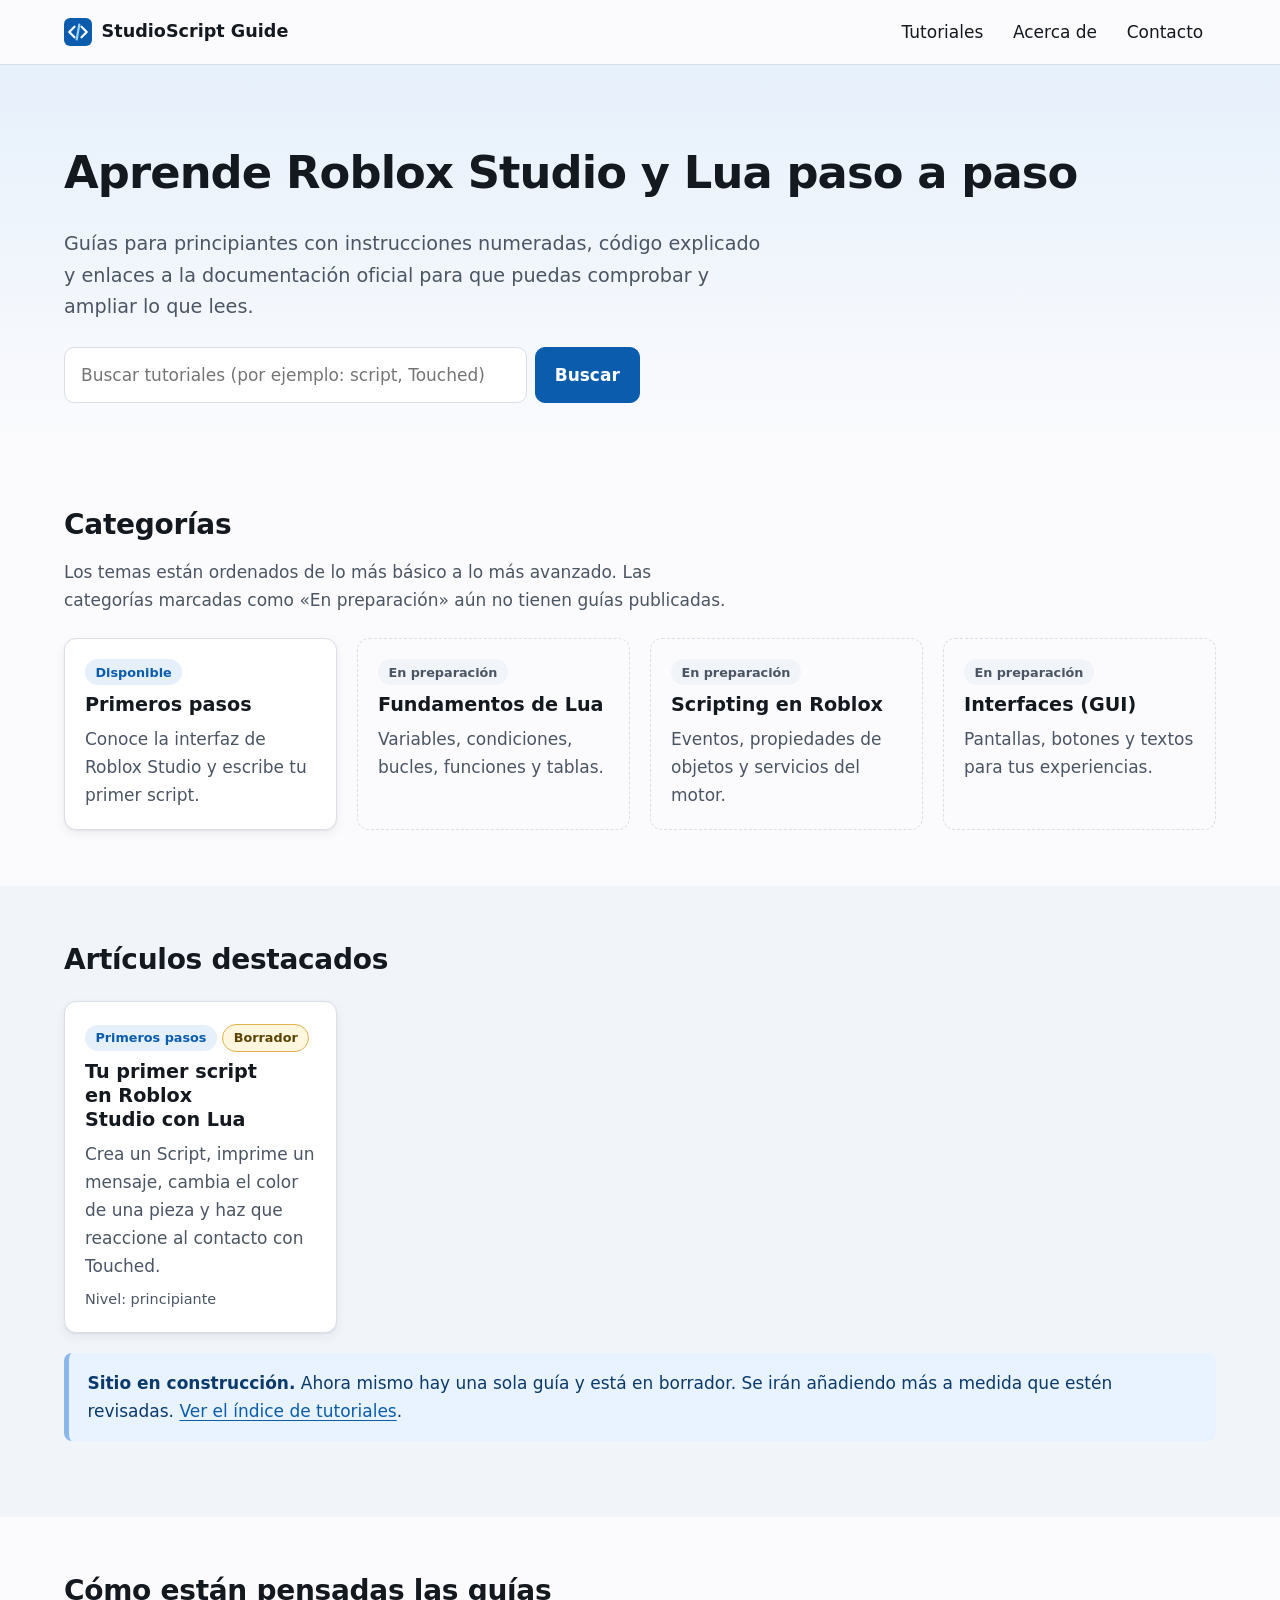
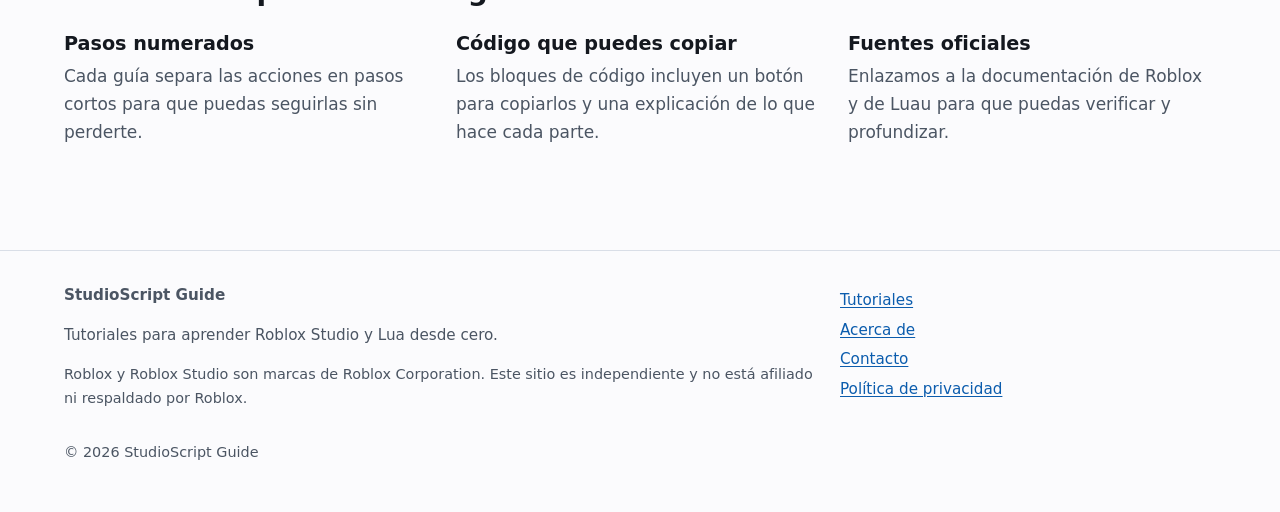
<file: index.html>
<!doctype html>
<html lang="es">
<head>
  <meta name="google-site-verification" content="FilVlGsLJBU-FMXib4whcO4S_vDK8KcVxeh4p45O7kY" />
  <meta charset="utf-8">
  <meta name="viewport" content="width=device-width, initial-scale=1">
  <title>StudioScript Guide: tutoriales de Roblox Studio y Lua</title>
  <meta name="description" content="Guías paso a paso para aprender Roblox Studio y programación en Lua (Luau) desde cero, con ejemplos de código explicados y enlaces a la documentación oficial.">

  <meta property="og:type" content="website">
  <meta property="og:site_name" content="StudioScript Guide">
  <meta property="og:title" content="StudioScript Guide: tutoriales de Roblox Studio y Lua">
  <meta property="og:description" content="Guías paso a paso para aprender Roblox Studio y programación en Lua (Luau) desde cero.">

  <meta property="og:locale" content="es_ES">
  <meta name="twitter:card" content="summary">
  <meta name="theme-color" content="#0b5cad">
  <!-- Search Console (método "etiqueta HTML"): pega aquí la etiqueta que te dé Google, por ejemplo:
  <meta name="google-site-verification" content="PEGA_AQUI_TU_CODIGO">
  -->
  <link rel="icon" href="assets/img/favicon.svg" type="image/svg+xml">
  <link rel="stylesheet" href="assets/css/styles.css">
  <script>document.documentElement.classList.add('js')</script>
  <script defer src="assets/js/main.js"></script>
  <script type="application/ld+json">
  {
    "@context": "https://schema.org",
    "@type": "WebSite",
    "name": "StudioScript Guide",
    "inLanguage": "es",
    "description": "Tutoriales de Roblox Studio y programación en Lua para principiantes."
  }
  </script>
</head>
<body>
  <a class="skip-link" href="#contenido">Saltar al contenido</a>

  <header class="site-header">
    <div class="container header-inner">
      <a class="brand" href="./">
        <img src="assets/img/favicon.svg" alt="" width="28" height="28">
        <span>StudioScript Guide</span>
      </a>
      <button class="nav-toggle" type="button" aria-expanded="false" aria-controls="site-nav">Menú</button>
      <nav id="site-nav" class="site-nav" aria-label="Principal">
        <ul>
          <li><a href="tutoriales/">Tutoriales</a></li>
          <li><a href="about/">Acerca de</a></li>
          <li><a href="contact/">Contacto</a></li>
        </ul>
      </nav>
    </div>
  </header>

  <main id="contenido" tabindex="-1">
    <section class="hero" aria-labelledby="titulo-principal">
      <div class="container">
        <h1 id="titulo-principal">Aprende Roblox Studio y Lua paso a paso</h1>
        <p class="lead">Guías para principiantes con instrucciones numeradas, código explicado y enlaces a la documentación oficial para que puedas comprobar y ampliar lo que lees.</p>
        <form class="search" role="search" action="tutoriales/" method="get">
          <label class="sr-only" for="q">Buscar tutoriales</label>
          <input id="q" name="q" type="search" placeholder="Buscar tutoriales (por ejemplo: script, Touched)" autocomplete="off">
          <button class="btn" type="submit">Buscar</button>
        </form>
      </div>
    </section>

    <section class="section" aria-labelledby="titulo-categorias">
      <div class="container">
        <div class="section__head">
          <h2 id="titulo-categorias">Categorías</h2>
          <p>Los temas están ordenados de lo más básico a lo más avanzado. Las categorías marcadas como «En preparación» aún no tienen guías publicadas.</p>
        </div>
        <div class="grid">
          <article class="card">
            <span class="badge">Disponible</span>
            <h3><a class="card__link" href="tutoriales/?categoria=primeros-pasos">Primeros pasos</a></h3>
            <p>Conoce la interfaz de Roblox Studio y escribe tu primer script.</p>
          </article>
          <article class="card card--soon">
            <span class="badge badge--soon">En preparación</span>
            <h3>Fundamentos de Lua</h3>
            <p>Variables, condiciones, bucles, funciones y tablas.</p>
          </article>
          <article class="card card--soon">
            <span class="badge badge--soon">En preparación</span>
            <h3>Scripting en Roblox</h3>
            <p>Eventos, propiedades de objetos y servicios del motor.</p>
          </article>
          <article class="card card--soon">
            <span class="badge badge--soon">En preparación</span>
            <h3>Interfaces (GUI)</h3>
            <p>Pantallas, botones y textos para tus experiencias.</p>
          </article>
        </div>
      </div>
    </section>

    <section class="section section--alt" aria-labelledby="titulo-destacados">
      <div class="container">
        <div class="section__head">
          <h2 id="titulo-destacados">Artículos destacados</h2>
        </div>
        <div class="grid">
          <article class="card">
            <p>
              <span class="badge">Primeros pasos</span>
              <span class="badge badge--demo" data-remove-before-publish>Borrador</span>
            </p>
            <h3><a class="card__link" href="tutoriales/primer-script-lua-roblox-studio/">Tu primer script en Roblox Studio con Lua</a></h3>
            <p>Crea un Script, imprime un mensaje, cambia el color de una pieza y haz que reaccione al contacto con Touched.</p>
            <p class="card__meta">Nivel: principiante</p>
          </article>
        </div>
        <div class="notice notice--info" role="note" data-remove-before-publish>
          <p><strong>Sitio en construcción.</strong> Ahora mismo hay una sola guía y está en borrador. Se irán añadiendo más a medida que estén revisadas. <a href="tutoriales/">Ver el índice de tutoriales</a>.</p>
        </div>
      </div>
    </section>

    <section class="section" aria-labelledby="titulo-formato">
      <div class="container">
        <div class="section__head">
          <h2 id="titulo-formato">Cómo están pensadas las guías</h2>
        </div>
        <div class="features">
          <div class="feature">
            <h3>Pasos numerados</h3>
            <p>Cada guía separa las acciones en pasos cortos para que puedas seguirlas sin perderte.</p>
          </div>
          <div class="feature">
            <h3>Código que puedes copiar</h3>
            <p>Los bloques de código incluyen un botón para copiarlos y una explicación de lo que hace cada parte.</p>
          </div>
          <div class="feature">
            <h3>Fuentes oficiales</h3>
            <p>Enlazamos a la documentación de Roblox y de Luau para que puedas verificar y profundizar.</p>
          </div>
        </div>
      </div>
    </section>
  </main>

  <footer class="site-footer">
    <div class="container footer-grid">
      <div>
        <p><strong>StudioScript Guide</strong></p>
        <p>Tutoriales para aprender Roblox Studio y Lua desde cero.</p>
        <p class="small">Roblox y Roblox Studio son marcas de Roblox Corporation. Este sitio es independiente y no está afiliado ni respaldado por Roblox.</p>
      </div>
      <nav aria-label="Pie de página">
        <ul class="footer-links">
          <li><a href="tutoriales/">Tutoriales</a></li>
          <li><a href="about/">Acerca de</a></li>
          <li><a href="contact/">Contacto</a></li>
          <li><a href="privacy-policy/">Política de privacidad</a></li>
        </ul>
      </nav>
    </div>
    <div class="container"><p class="small">© 2026 StudioScript Guide</p></div>
  </footer>
</body>
</html>
</file>
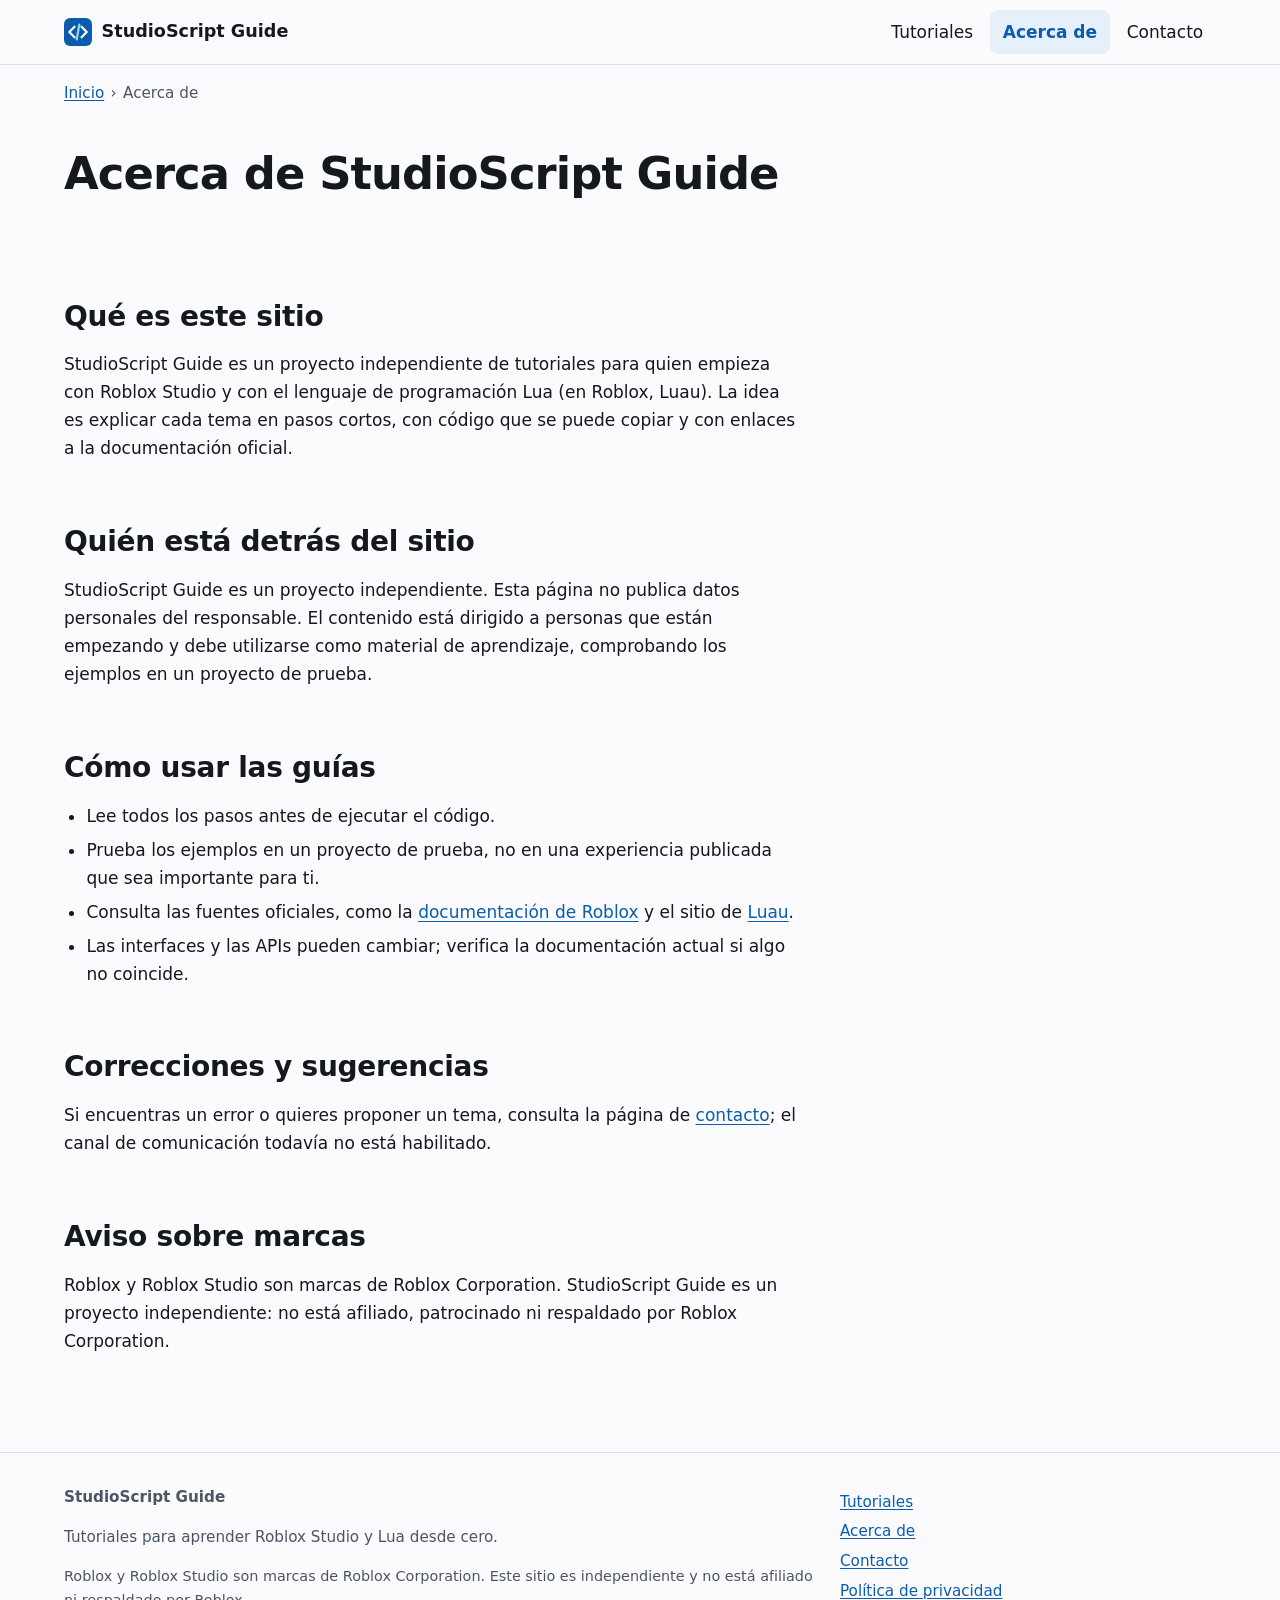
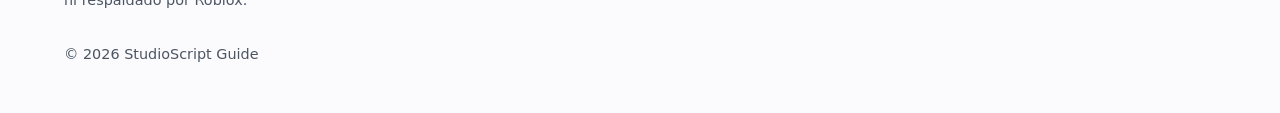
<file: about/index.html>
<!doctype html>
<html lang="es">
<head>
  <meta charset="utf-8">
  <meta name="viewport" content="width=device-width, initial-scale=1">
  <title>Acerca de StudioScript Guide</title>
  <meta name="description" content="Qué es StudioScript Guide, cómo se escriben las guías y cómo proponer correcciones. Proyecto independiente, sin afiliación con Roblox.">

  <meta property="og:type" content="website">
  <meta property="og:site_name" content="StudioScript Guide">
  <meta property="og:title" content="Acerca de StudioScript Guide">
  <meta property="og:description" content="Qué es StudioScript Guide y cómo se escriben las guías.">

  <meta property="og:locale" content="es_ES">
  <meta name="twitter:card" content="summary">
  <meta name="theme-color" content="#0b5cad">
  <link rel="icon" href="../assets/img/favicon.svg" type="image/svg+xml">
  <link rel="stylesheet" href="../assets/css/styles.css">
  <script>document.documentElement.classList.add('js')</script>
  <script defer src="../assets/js/main.js"></script>
</head>
<body>
  <a class="skip-link" href="#contenido">Saltar al contenido</a>

  <header class="site-header">
    <div class="container header-inner">
      <a class="brand" href="../">
        <img src="../assets/img/favicon.svg" alt="" width="28" height="28">
        <span>StudioScript Guide</span>
      </a>
      <button class="nav-toggle" type="button" aria-expanded="false" aria-controls="site-nav">Menú</button>
      <nav id="site-nav" class="site-nav" aria-label="Principal">
        <ul>
          <li><a href="../tutoriales/">Tutoriales</a></li>
          <li><a href="./" aria-current="page">Acerca de</a></li>
          <li><a href="../contact/">Contacto</a></li>
        </ul>
      </nav>
    </div>
  </header>

  <main id="contenido" tabindex="-1">
    <div class="container">
      <nav class="breadcrumb" aria-label="Migas de pan">
        <ol>
          <li><a href="../">Inicio</a></li>
          <li aria-current="page">Acerca de</li>
        </ol>
      </nav>

      <div class="page-head">
        <h1>Acerca de StudioScript Guide</h1>
      </div>

      <div class="prose" style="padding-bottom:2rem">
<h2>Qué es este sitio</h2>
        <p>StudioScript Guide es un proyecto independiente de tutoriales para quien empieza con Roblox Studio y con el lenguaje de programación Lua (en Roblox, Luau). La idea es explicar cada tema en pasos cortos, con código que se puede copiar y con enlaces a la documentación oficial.</p>

        <h2>Quién está detrás del sitio</h2>
        <p>StudioScript Guide es un proyecto independiente. Esta página no publica datos personales del responsable. El contenido está dirigido a personas que están empezando y debe utilizarse como material de aprendizaje, comprobando los ejemplos en un proyecto de prueba.</p>

        <h2>Cómo usar las guías</h2>
        <ul>
          <li>Lee todos los pasos antes de ejecutar el código.</li>
          <li>Prueba los ejemplos en un proyecto de prueba, no en una experiencia publicada que sea importante para ti.</li>
          <li>Consulta las fuentes oficiales, como la <a href="https://create.roblox.com/docs">documentación de Roblox</a> y el sitio de <a href="https://luau.org/">Luau</a>.</li>
          <li>Las interfaces y las APIs pueden cambiar; verifica la documentación actual si algo no coincide.</li>
        </ul>

        <h2>Correcciones y sugerencias</h2>
        <p>Si encuentras un error o quieres proponer un tema, consulta la página de <a href="../contact/">contacto</a>; el canal de comunicación todavía no está habilitado.</p>

        <h2>Aviso sobre marcas</h2>
        <p>Roblox y Roblox Studio son marcas de Roblox Corporation. StudioScript Guide es un proyecto independiente: no está afiliado, patrocinado ni respaldado por Roblox Corporation.</p>
      </div>
    </div>
  </main>

  <footer class="site-footer">
    <div class="container footer-grid">
      <div>
        <p><strong>StudioScript Guide</strong></p>
        <p>Tutoriales para aprender Roblox Studio y Lua desde cero.</p>
        <p class="small">Roblox y Roblox Studio son marcas de Roblox Corporation. Este sitio es independiente y no está afiliado ni respaldado por Roblox.</p>
      </div>
      <nav aria-label="Pie de página">
        <ul class="footer-links">
          <li><a href="../tutoriales/">Tutoriales</a></li>
          <li><a href="./">Acerca de</a></li>
          <li><a href="../contact/">Contacto</a></li>
          <li><a href="../privacy-policy/">Política de privacidad</a></li>
        </ul>
      </nav>
    </div>
    <div class="container"><p class="small">© 2026 StudioScript Guide</p></div>
  </footer>
</body>
</html>
</file>
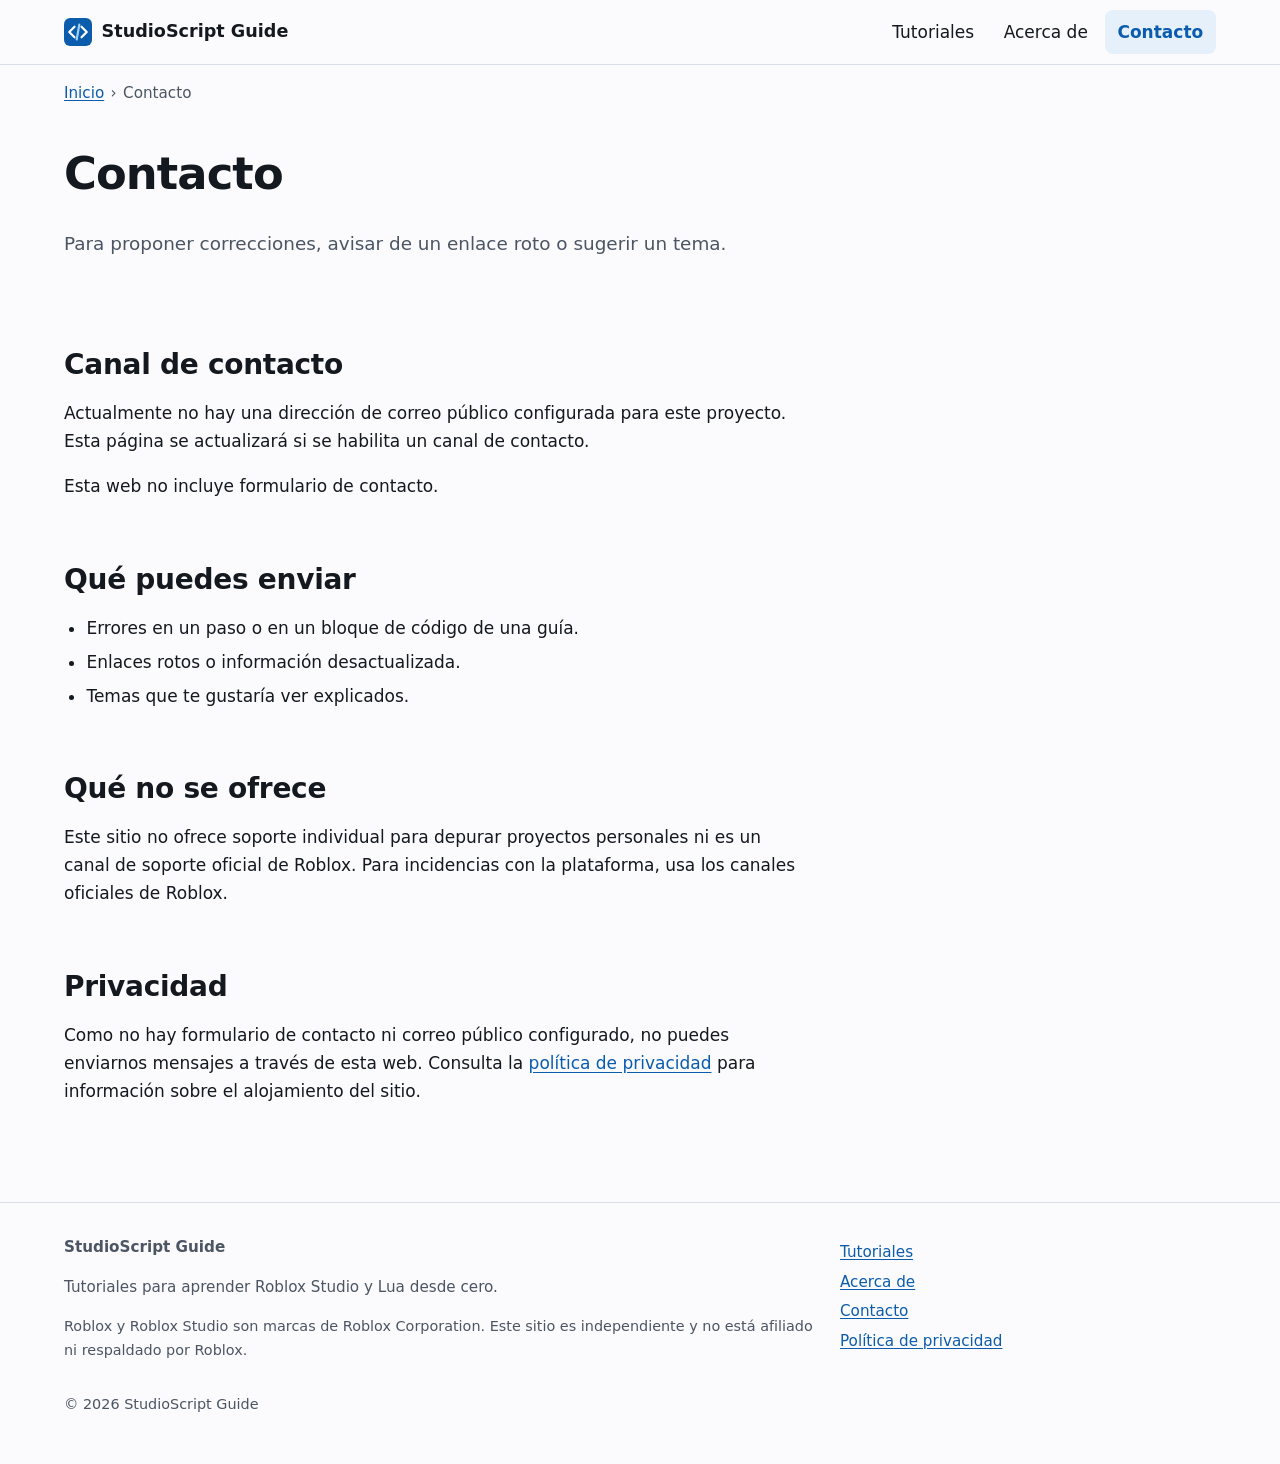
<file: contact/index.html>
<!doctype html>
<html lang="es">
<head>
  <meta charset="utf-8">
  <meta name="viewport" content="width=device-width, initial-scale=1">
  <title>Contacto | StudioScript Guide</title>
  <meta name="description" content="Cómo contactar con StudioScript Guide para proponer correcciones o sugerencias sobre las guías de Roblox Studio y Lua.">

  <meta property="og:type" content="website">
  <meta property="og:site_name" content="StudioScript Guide">
  <meta property="og:title" content="Contacto | StudioScript Guide">
  <meta property="og:description" content="Cómo contactar con StudioScript Guide.">

  <meta property="og:locale" content="es_ES">
  <meta name="twitter:card" content="summary">
  <meta name="theme-color" content="#0b5cad">
  <link rel="icon" href="../assets/img/favicon.svg" type="image/svg+xml">
  <link rel="stylesheet" href="../assets/css/styles.css">
  <script>document.documentElement.classList.add('js')</script>
  <script defer src="../assets/js/main.js"></script>
</head>
<body>
  <a class="skip-link" href="#contenido">Saltar al contenido</a>

  <header class="site-header">
    <div class="container header-inner">
      <a class="brand" href="../">
        <img src="../assets/img/favicon.svg" alt="" width="28" height="28">
        <span>StudioScript Guide</span>
      </a>
      <button class="nav-toggle" type="button" aria-expanded="false" aria-controls="site-nav">Menú</button>
      <nav id="site-nav" class="site-nav" aria-label="Principal">
        <ul>
          <li><a href="../tutoriales/">Tutoriales</a></li>
          <li><a href="../about/">Acerca de</a></li>
          <li><a href="./" aria-current="page">Contacto</a></li>
        </ul>
      </nav>
    </div>
  </header>

  <main id="contenido" tabindex="-1">
    <div class="container">
      <nav class="breadcrumb" aria-label="Migas de pan">
        <ol>
          <li><a href="../">Inicio</a></li>
          <li aria-current="page">Contacto</li>
        </ol>
      </nav>

      <div class="page-head">
        <h1>Contacto</h1>
        <p class="lead">Para proponer correcciones, avisar de un enlace roto o sugerir un tema.</p>
      </div>

      <div class="prose" style="padding-bottom:2rem">
<h2>Canal de contacto</h2>
        <p>Actualmente no hay una dirección de correo público configurada para este proyecto. Esta página se actualizará si se habilita un canal de contacto.</p>
        <p>Esta web no incluye formulario de contacto.</p>

        <h2>Qué puedes enviar</h2>
        <ul>
          <li>Errores en un paso o en un bloque de código de una guía.</li>
          <li>Enlaces rotos o información desactualizada.</li>
          <li>Temas que te gustaría ver explicados.</li>
        </ul>

        <h2>Qué no se ofrece</h2>
        <p>Este sitio no ofrece soporte individual para depurar proyectos personales ni es un canal de soporte oficial de Roblox. Para incidencias con la plataforma, usa los canales oficiales de Roblox.</p>

        <h2>Privacidad</h2>
        <p>Como no hay formulario de contacto ni correo público configurado, no puedes enviarnos mensajes a través de esta web. Consulta la <a href="../privacy-policy/">política de privacidad</a> para información sobre el alojamiento del sitio.</p>
      </div>
    </div>
  </main>

  <footer class="site-footer">
    <div class="container footer-grid">
      <div>
        <p><strong>StudioScript Guide</strong></p>
        <p>Tutoriales para aprender Roblox Studio y Lua desde cero.</p>
        <p class="small">Roblox y Roblox Studio son marcas de Roblox Corporation. Este sitio es independiente y no está afiliado ni respaldado por Roblox.</p>
      </div>
      <nav aria-label="Pie de página">
        <ul class="footer-links">
          <li><a href="../tutoriales/">Tutoriales</a></li>
          <li><a href="../about/">Acerca de</a></li>
          <li><a href="./">Contacto</a></li>
          <li><a href="../privacy-policy/">Política de privacidad</a></li>
        </ul>
      </nav>
    </div>
    <div class="container"><p class="small">© 2026 StudioScript Guide</p></div>
  </footer>
</body>
</html>
</file>
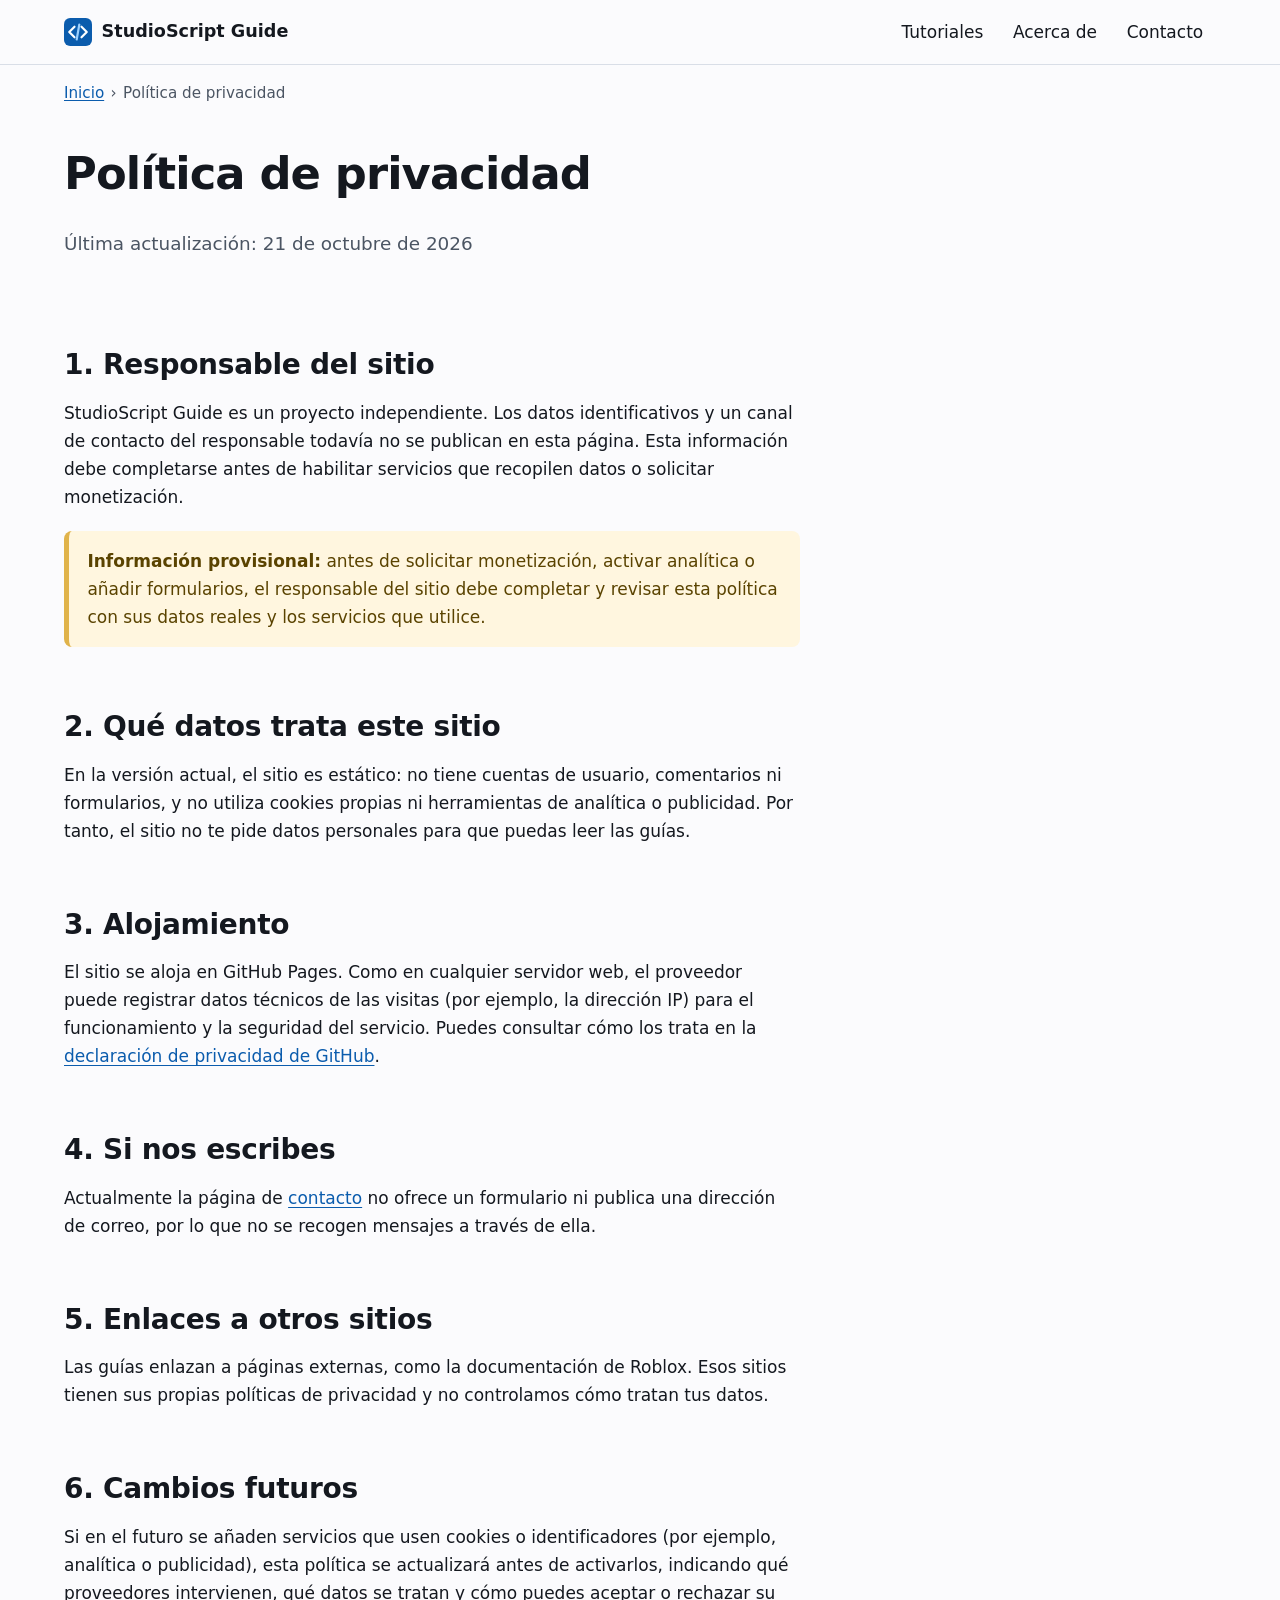
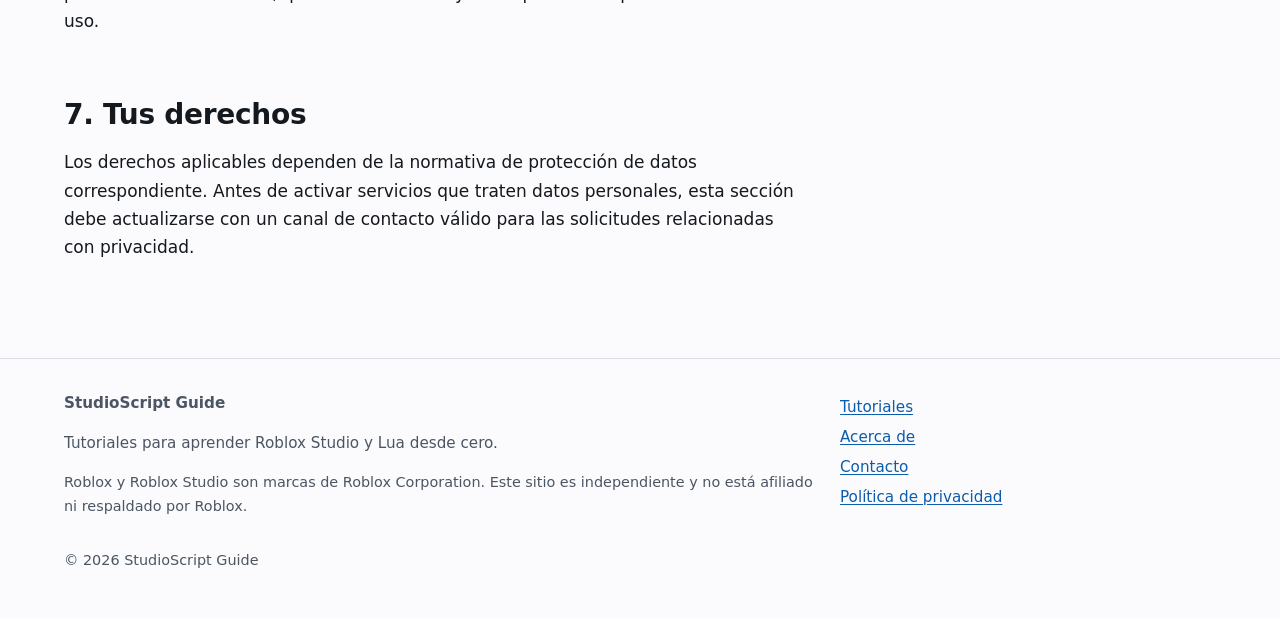
<file: privacy-policy/index.html>
<!doctype html>
<html lang="es">
<head>
  <meta charset="utf-8">
  <meta name="viewport" content="width=device-width, initial-scale=1">
  <title>Política de privacidad | StudioScript Guide</title>
  <meta name="description" content="Qué datos trata StudioScript Guide, dónde se aloja el sitio y qué derechos tienes sobre tus datos personales.">

  <meta property="og:type" content="website">
  <meta property="og:site_name" content="StudioScript Guide">
  <meta property="og:title" content="Política de privacidad | StudioScript Guide">
  <meta property="og:description" content="Qué datos trata StudioScript Guide y qué derechos tienes.">

  <meta property="og:locale" content="es_ES">
  <meta name="twitter:card" content="summary">
  <meta name="theme-color" content="#0b5cad">
  <link rel="icon" href="../assets/img/favicon.svg" type="image/svg+xml">
  <link rel="stylesheet" href="../assets/css/styles.css">
  <script>document.documentElement.classList.add('js')</script>
  <script defer src="../assets/js/main.js"></script>
</head>
<body>
  <a class="skip-link" href="#contenido">Saltar al contenido</a>

  <header class="site-header">
    <div class="container header-inner">
      <a class="brand" href="../">
        <img src="../assets/img/favicon.svg" alt="" width="28" height="28">
        <span>StudioScript Guide</span>
      </a>
      <button class="nav-toggle" type="button" aria-expanded="false" aria-controls="site-nav">Menú</button>
      <nav id="site-nav" class="site-nav" aria-label="Principal">
        <ul>
          <li><a href="../tutoriales/">Tutoriales</a></li>
          <li><a href="../about/">Acerca de</a></li>
          <li><a href="../contact/">Contacto</a></li>
        </ul>
      </nav>
    </div>
  </header>

  <main id="contenido" tabindex="-1">
    <div class="container">
      <nav class="breadcrumb" aria-label="Migas de pan">
        <ol>
          <li><a href="../">Inicio</a></li>
          <li aria-current="page">Política de privacidad</li>
        </ol>
      </nav>

      <div class="page-head">
        <h1>Política de privacidad</h1>
        <p class="lead">Última actualización: <time datetime="2026-10-21">21 de octubre de 2026</time></p>
      </div>

      <div class="prose" style="padding-bottom:2rem">
<h2>1. Responsable del sitio</h2>
        <p>StudioScript Guide es un proyecto independiente. Los datos identificativos y un canal de contacto del responsable todavía no se publican en esta página. Esta información debe completarse antes de habilitar servicios que recopilen datos o solicitar monetización.</p>
        <div class="notice notice--warn" role="note">
          <p><strong>Información provisional:</strong> antes de solicitar monetización, activar analítica o añadir formularios, el responsable del sitio debe completar y revisar esta política con sus datos reales y los servicios que utilice.</p>
        </div>

        <h2>2. Qué datos trata este sitio</h2>
        <p>En la versión actual, el sitio es estático: no tiene cuentas de usuario, comentarios ni formularios, y no utiliza cookies propias ni herramientas de analítica o publicidad. Por tanto, el sitio no te pide datos personales para que puedas leer las guías.</p>

        <h2>3. Alojamiento</h2>
        <p>El sitio se aloja en GitHub Pages. Como en cualquier servidor web, el proveedor puede registrar datos técnicos de las visitas (por ejemplo, la dirección IP) para el funcionamiento y la seguridad del servicio. Puedes consultar cómo los trata en la <a href="https://docs.github.com/en/site-policy/privacy-policies/github-general-privacy-statement">declaración de privacidad de GitHub</a>.</p>

        <h2>4. Si nos escribes</h2>
        <p>Actualmente la página de <a href="../contact/">contacto</a> no ofrece un formulario ni publica una dirección de correo, por lo que no se recogen mensajes a través de ella.</p>

        <h2>5. Enlaces a otros sitios</h2>
        <p>Las guías enlazan a páginas externas, como la documentación de Roblox. Esos sitios tienen sus propias políticas de privacidad y no controlamos cómo tratan tus datos.</p>

        <h2>6. Cambios futuros</h2>
        <p>Si en el futuro se añaden servicios que usen cookies o identificadores (por ejemplo, analítica o publicidad), esta política se actualizará antes de activarlos, indicando qué proveedores intervienen, qué datos se tratan y cómo puedes aceptar o rechazar su uso.</p>

        <h2>7. Tus derechos</h2>
        <p>Los derechos aplicables dependen de la normativa de protección de datos correspondiente. Antes de activar servicios que traten datos personales, esta sección debe actualizarse con un canal de contacto válido para las solicitudes relacionadas con privacidad.</p>
      </div>
    </div>
  </main>

  <footer class="site-footer">
    <div class="container footer-grid">
      <div>
        <p><strong>StudioScript Guide</strong></p>
        <p>Tutoriales para aprender Roblox Studio y Lua desde cero.</p>
        <p class="small">Roblox y Roblox Studio son marcas de Roblox Corporation. Este sitio es independiente y no está afiliado ni respaldado por Roblox.</p>
      </div>
      <nav aria-label="Pie de página">
        <ul class="footer-links">
          <li><a href="../tutoriales/">Tutoriales</a></li>
          <li><a href="../about/">Acerca de</a></li>
          <li><a href="../contact/">Contacto</a></li>
          <li><a href="./">Política de privacidad</a></li>
        </ul>
      </nav>
    </div>
    <div class="container"><p class="small">© 2026 StudioScript Guide</p></div>
  </footer>
</body>
</html>
</file>
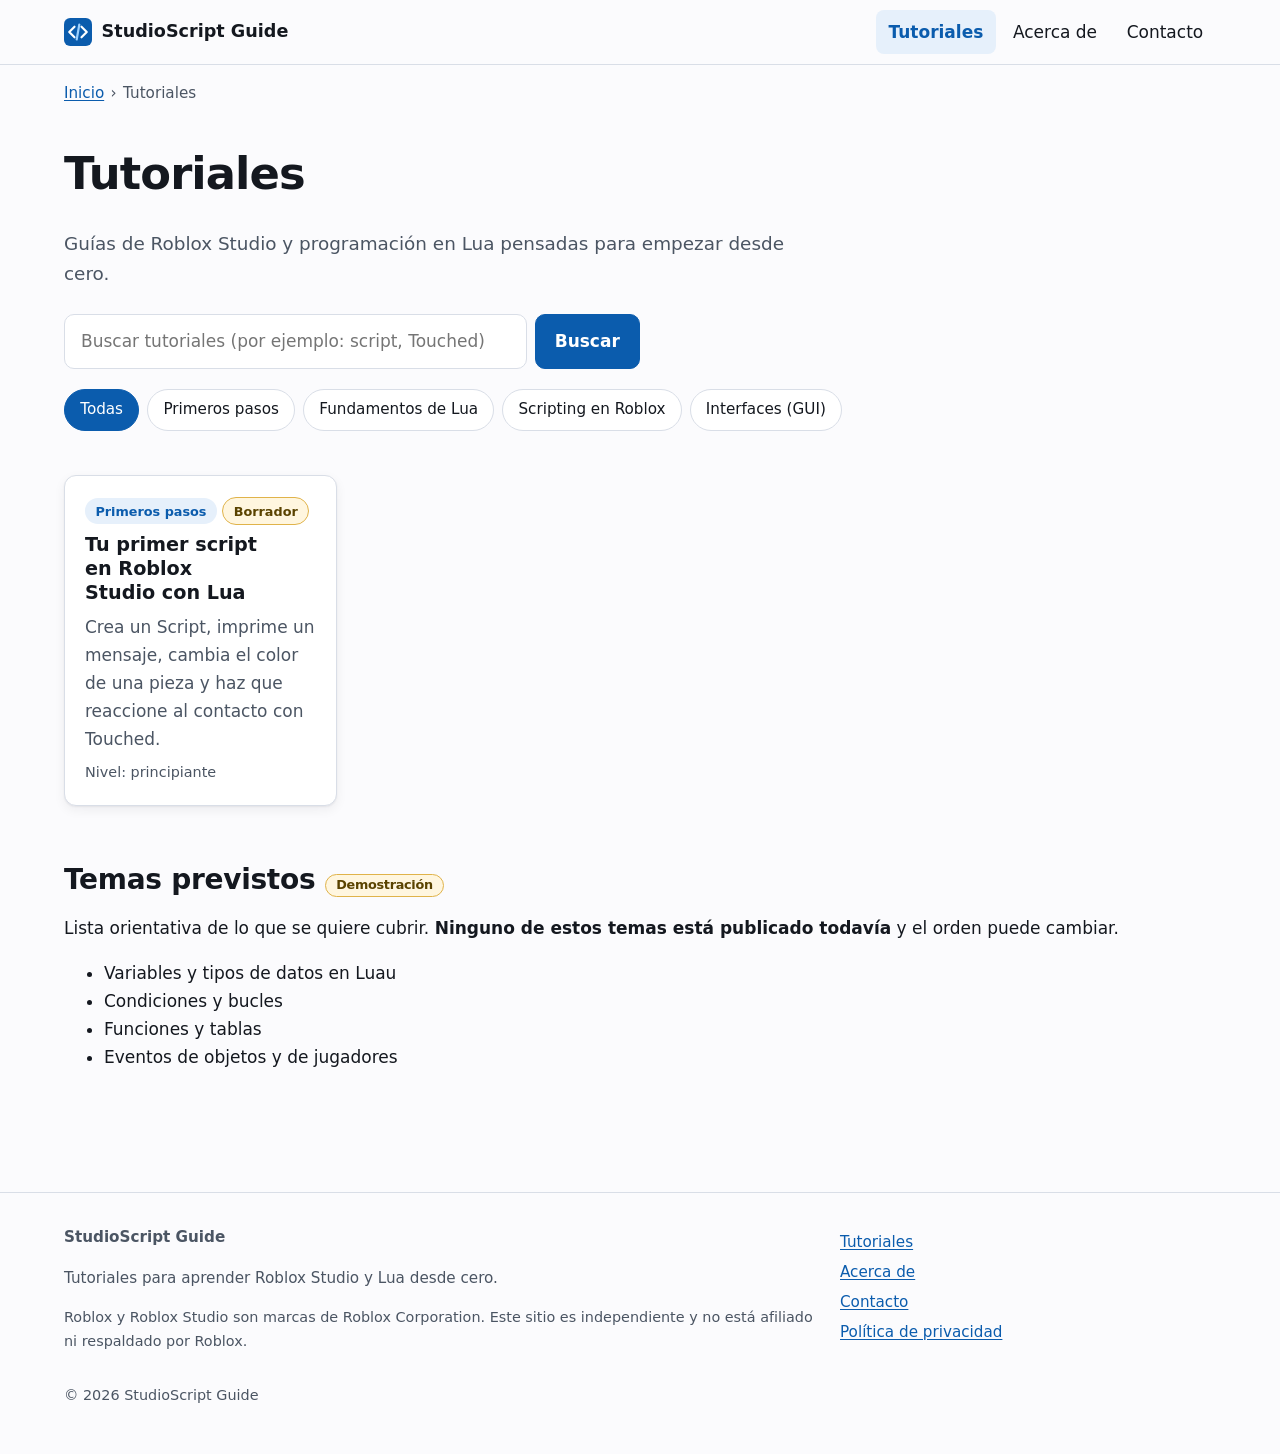
<file: tutoriales/index.html>
<!doctype html>
<html lang="es">
<head>
  <meta charset="utf-8">
  <meta name="viewport" content="width=device-width, initial-scale=1">
  <title>Tutoriales de Roblox Studio y Lua | StudioScript Guide</title>
  <meta name="description" content="Índice de guías de Roblox Studio y Lua para principiantes. Busca por palabra clave o filtra por categoría.">

  <meta property="og:type" content="website">
  <meta property="og:site_name" content="StudioScript Guide">
  <meta property="og:title" content="Tutoriales de Roblox Studio y Lua | StudioScript Guide">
  <meta property="og:description" content="Índice de guías de Roblox Studio y Lua para principiantes.">

  <meta property="og:locale" content="es_ES">
  <meta name="twitter:card" content="summary">
  <meta name="theme-color" content="#0b5cad">
  <link rel="icon" href="../assets/img/favicon.svg" type="image/svg+xml">
  <link rel="stylesheet" href="../assets/css/styles.css">
  <script>document.documentElement.classList.add('js')</script>
  <script defer src="../assets/js/main.js"></script>
</head>
<body>
  <a class="skip-link" href="#contenido">Saltar al contenido</a>

  <header class="site-header">
    <div class="container header-inner">
      <a class="brand" href="../">
        <img src="../assets/img/favicon.svg" alt="" width="28" height="28">
        <span>StudioScript Guide</span>
      </a>
      <button class="nav-toggle" type="button" aria-expanded="false" aria-controls="site-nav">Menú</button>
      <nav id="site-nav" class="site-nav" aria-label="Principal">
        <ul>
          <li><a href="./" aria-current="page">Tutoriales</a></li>
          <li><a href="../about/">Acerca de</a></li>
          <li><a href="../contact/">Contacto</a></li>
        </ul>
      </nav>
    </div>
  </header>

  <main id="contenido" tabindex="-1">
    <div class="container">
      <nav class="breadcrumb" aria-label="Migas de pan">
        <ol>
          <li><a href="../">Inicio</a></li>
          <li aria-current="page">Tutoriales</li>
        </ol>
      </nav>

      <div class="page-head">
        <h1>Tutoriales</h1>
        <p class="lead">Guías de Roblox Studio y programación en Lua pensadas para empezar desde cero.</p>

        <form class="search" role="search" action="./" method="get" data-live-form>
          <label class="sr-only" for="buscar">Buscar tutoriales</label>
          <input id="buscar" name="q" type="search" placeholder="Buscar tutoriales (por ejemplo: script, Touched)" autocomplete="off" data-search-input>
          <button class="btn" type="submit">Buscar</button>
        </form>

        <!-- Los botones de filtro se muestran solo si hay JavaScript -->
        <div class="chips" role="group" aria-label="Filtrar por categoría" data-chips hidden>
          <button class="chip" type="button" data-cat="todas" aria-pressed="true">Todas</button>
          <button class="chip" type="button" data-cat="primeros-pasos" aria-pressed="false">Primeros pasos</button>
          <button class="chip" type="button" data-cat="fundamentos-lua" aria-pressed="false">Fundamentos de Lua</button>
          <button class="chip" type="button" data-cat="scripting-roblox" aria-pressed="false">Scripting en Roblox</button>
          <button class="chip" type="button" data-cat="interfaces-gui" aria-pressed="false">Interfaces (GUI)</button>
        </div>
        <p class="sr-only" role="status" aria-live="polite" data-search-status></p>
      </div>

      <section class="section" aria-labelledby="titulo-guias" style="padding-top:1rem">
        <h2 id="titulo-guias" class="sr-only">Guías publicadas</h2>
        <ul class="grid" data-tutorial-grid>
          <li class="card" data-card data-category="primeros-pasos" data-keywords="script print variable color pieza part touched evento explorer properties output principiante">
            <p>
              <span class="badge">Primeros pasos</span>
              <span class="badge badge--demo" data-remove-before-publish>Borrador</span>
            </p>
            <h3><a class="card__link" href="primer-script-lua-roblox-studio/">Tu primer script en Roblox Studio con Lua</a></h3>
            <p>Crea un Script, imprime un mensaje, cambia el color de una pieza y haz que reaccione al contacto con Touched.</p>
            <p class="card__meta">Nivel: principiante</p>
          </li>
        </ul>
        <p data-empty hidden>No hay guías que coincidan con tu búsqueda. Prueba con otra palabra o elige otra categoría.</p>
      </section>

      <section class="section" aria-labelledby="titulo-hoja-ruta" style="padding-top:0">
        <h2 id="titulo-hoja-ruta">Temas previstos <span class="badge badge--demo" data-remove-before-publish>Demostración</span></h2>
        <p>Lista orientativa de lo que se quiere cubrir. <strong>Ninguno de estos temas está publicado todavía</strong> y el orden puede cambiar.</p>
        <ul>
          <li>Variables y tipos de datos en Luau</li>
          <li>Condiciones y bucles</li>
          <li>Funciones y tablas</li>
          <li>Eventos de objetos y de jugadores</li>
        </ul>
      </section>
    </div>
  </main>

  <footer class="site-footer">
    <div class="container footer-grid">
      <div>
        <p><strong>StudioScript Guide</strong></p>
        <p>Tutoriales para aprender Roblox Studio y Lua desde cero.</p>
        <p class="small">Roblox y Roblox Studio son marcas de Roblox Corporation. Este sitio es independiente y no está afiliado ni respaldado por Roblox.</p>
      </div>
      <nav aria-label="Pie de página">
        <ul class="footer-links">
          <li><a href="./">Tutoriales</a></li>
          <li><a href="../about/">Acerca de</a></li>
          <li><a href="../contact/">Contacto</a></li>
          <li><a href="../privacy-policy/">Política de privacidad</a></li>
        </ul>
      </nav>
    </div>
    <div class="container"><p class="small">© 2026 StudioScript Guide</p></div>
  </footer>
</body>
</html>
</file>
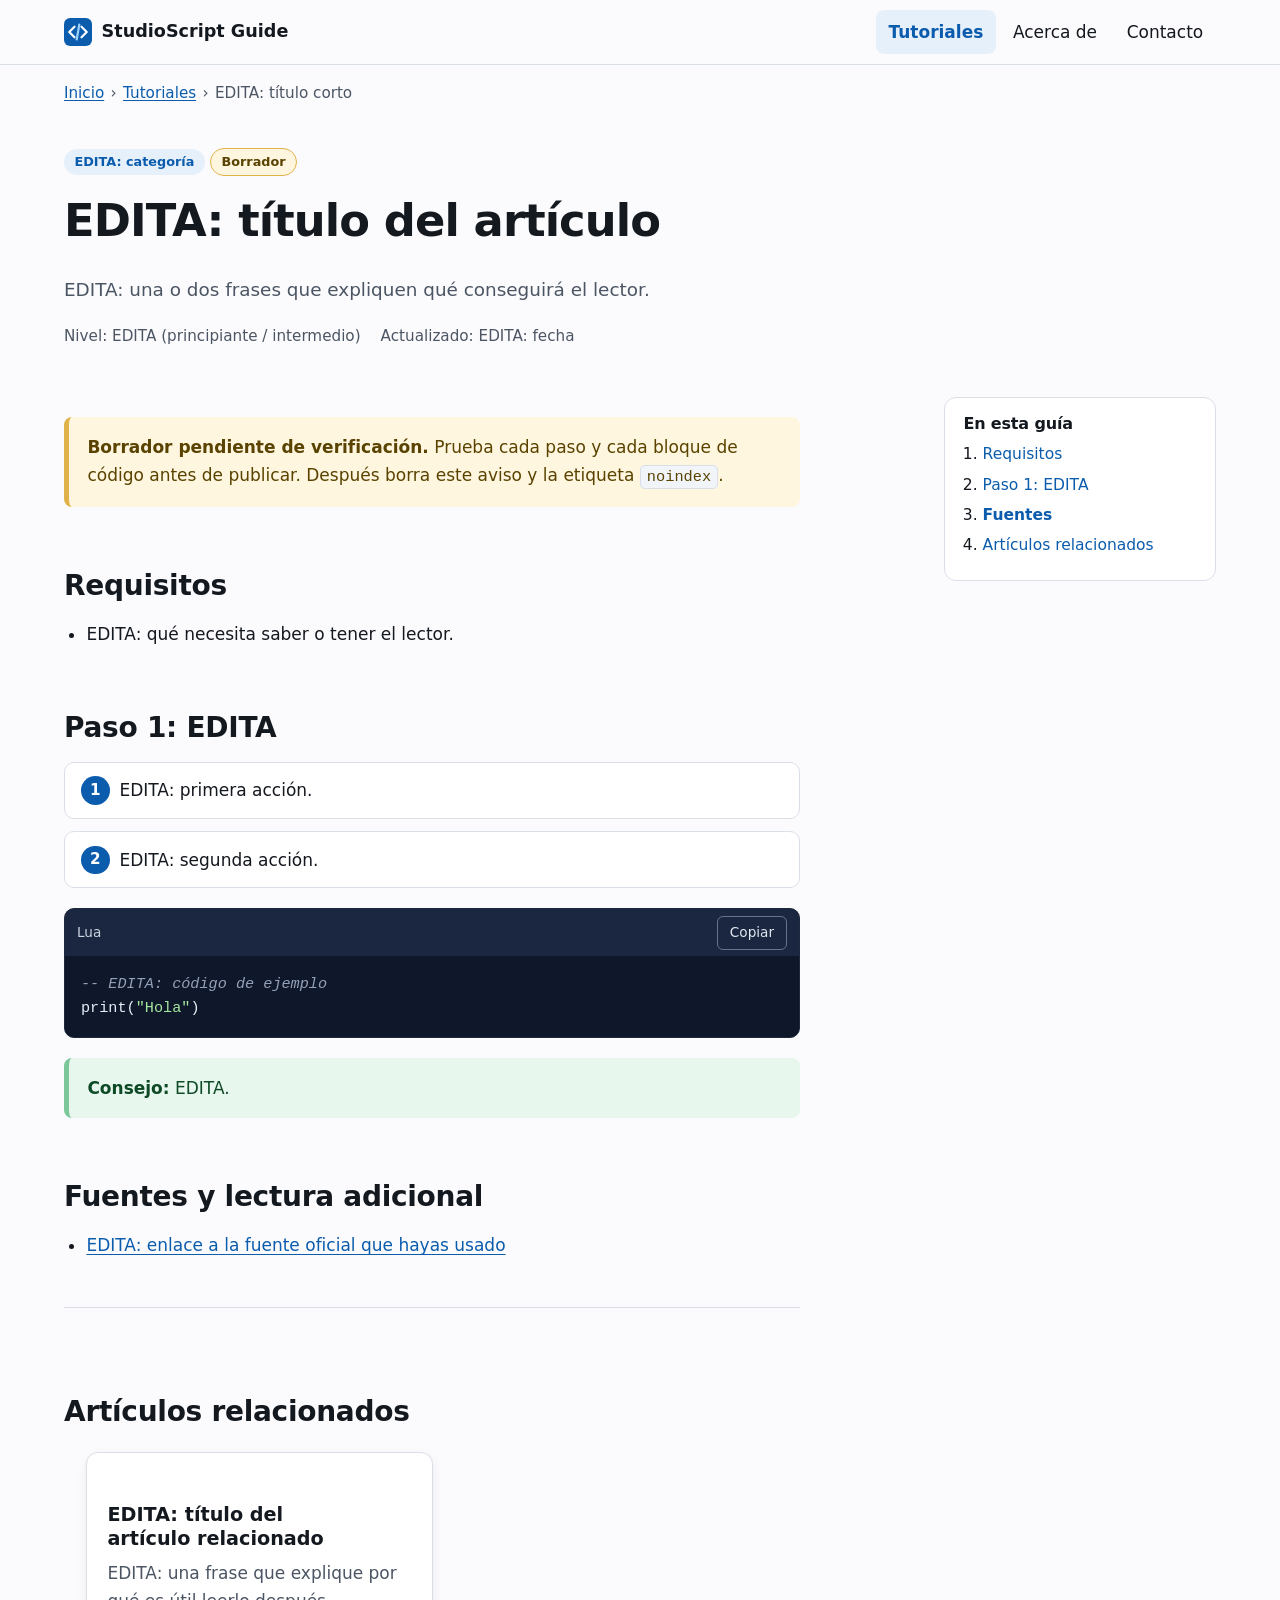
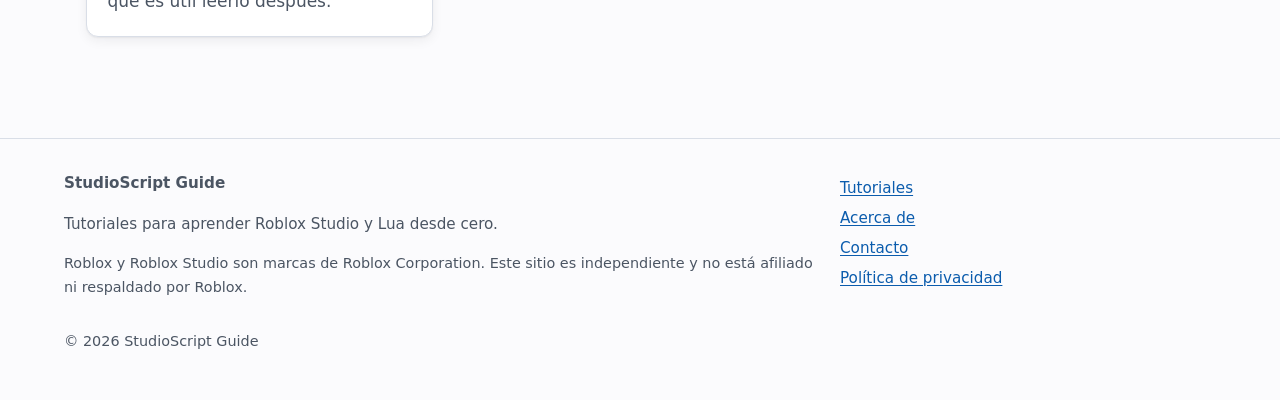
<file: tutoriales/_plantilla/index.html>
<!doctype html>
<html lang="es">
<head>
  <!--
    PLANTILLA DE ARTÍCULO — StudioScript Guide
    Esta carpeta empieza por "_" para que GitHub Pages NO la publique.

    CÓMO USARLA
    1. Copia la carpeta "_plantilla" dentro de /tutoriales/ y ponle el nombre de la URL
       (minúsculas, sin acentos ni espacios, con guiones). Ej.: tutoriales/variables-en-luau/
    2. Edita este index.html: busca todo lo que diga "EDITA" y "TU-USUARIO".
    3. Añade la categoría y las palabras clave en la tarjeta de /tutoriales/index.html.
    4. Cuando hayas probado TODO el contenido, quita la etiqueta noindex y añade la URL a sitemap.xml.
  -->
  <meta charset="utf-8">
  <meta name="viewport" content="width=device-width, initial-scale=1">
  <title>EDITA: título del artículo (máx. ~60 caracteres)</title>
  <meta name="description" content="EDITA: resumen de 120–155 caracteres que describa el artículo con tus palabras.">
  <!-- Mantén noindex mientras sea un borrador. -->
  <meta name="robots" content="noindex, follow">

  <meta property="og:type" content="article">
  <meta property="og:site_name" content="StudioScript Guide">
  <meta property="og:title" content="EDITA: título del artículo">
  <meta property="og:description" content="EDITA: resumen corto">

  <meta property="og:locale" content="es_ES">
  <meta name="twitter:card" content="summary">
  <meta name="theme-color" content="#0b5cad">
  <link rel="icon" href="../../assets/img/favicon.svg" type="image/svg+xml">
  <link rel="stylesheet" href="../../assets/css/styles.css">
  <script>document.documentElement.classList.add('js')</script>
  <script defer src="../../assets/js/main.js"></script>
  <script type="application/ld+json">
  {
    "@context": "https://schema.org",
    "@type": "Article",
    "headline": "EDITA: título del artículo",
    "description": "EDITA: resumen",
    "inLanguage": "es",
    "datePublished": "AAAA-MM-DD",
    "dateModified": "AAAA-MM-DD",
    "author": { "@type": "Organization", "name": "StudioScript Guide" },
    "publisher": { "@type": "Organization", "name": "StudioScript Guide" }
  }
  </script>
</head>
<body>
  <a class="skip-link" href="#contenido">Saltar al contenido</a>

  <header class="site-header">
    <div class="container header-inner">
      <a class="brand" href="../../">
        <img src="../../assets/img/favicon.svg" alt="" width="28" height="28">
        <span>StudioScript Guide</span>
      </a>
      <button class="nav-toggle" type="button" aria-expanded="false" aria-controls="site-nav">Menú</button>
      <nav id="site-nav" class="site-nav" aria-label="Principal">
        <ul>
          <li><a href="../" aria-current="page">Tutoriales</a></li>
          <li><a href="../../about/">Acerca de</a></li>
          <li><a href="../../contact/">Contacto</a></li>
        </ul>
      </nav>
    </div>
  </header>

  <main id="contenido" tabindex="-1">
    <div class="container">
      <nav class="breadcrumb" aria-label="Migas de pan">
        <ol>
          <li><a href="../../">Inicio</a></li>
          <li><a href="../">Tutoriales</a></li>
          <li aria-current="page">EDITA: título corto</li>
        </ol>
      </nav>

      <div class="page-head">
        <p>
          <span class="badge">EDITA: categoría</span>
          <span class="badge badge--demo" data-remove-before-publish>Borrador</span>
        </p>
        <h1>EDITA: título del artículo</h1>
        <p class="lead">EDITA: una o dos frases que expliquen qué conseguirá el lector.</p>
        <ul class="meta">
          <li>Nivel: EDITA (principiante / intermedio)</li>
          <li>Actualizado: <time datetime="AAAA-MM-DD">EDITA: fecha</time></li>
        </ul>
      </div>

      <div class="article-layout">

        <!-- TABLA DE CONTENIDOS: cada enlace debe apuntar al id de un <h2> del artículo. -->
        <aside class="toc-col">
          <nav class="toc" aria-labelledby="toc-titulo" data-toc>
            <h2 id="toc-titulo">En esta guía</h2>
            <ol>
              <li><a href="#requisitos">Requisitos</a></li>
              <li><a href="#paso-1">Paso 1: EDITA</a></li>
              <li><a href="#fuentes">Fuentes</a></li>
              <li><a href="#relacionados">Artículos relacionados</a></li>
            </ol>
          </nav>
        </aside>

        <article class="article prose">
          <div class="notice notice--warn" role="note" data-remove-before-publish>
            <p><strong>Borrador pendiente de verificación.</strong> Prueba cada paso y cada bloque de código antes de publicar. Después borra este aviso y la etiqueta <code>noindex</code>.</p>
          </div>

          <h2 id="requisitos">Requisitos</h2>
          <ul>
            <li>EDITA: qué necesita saber o tener el lector.</li>
          </ul>

          <h2 id="paso-1">Paso 1: EDITA</h2>

          <!-- INSTRUCCIONES NUMERADAS -->
          <ol class="steps" role="list">
            <li>EDITA: primera acción.</li>
            <li>EDITA: segunda acción.</li>
          </ol>

          <!-- BLOQUE DE CÓDIGO: el JavaScript añade botón de copiar y colorea Lua.
               Escribe < como &lt; y & como &amp; dentro del código. -->
<pre><code class="language-lua">-- EDITA: código de ejemplo
print("Hola")</code></pre>

          <!-- AVISOS: notice--info, notice--tip o notice--warn -->
          <div class="notice notice--tip" role="note">
            <p><strong>Consejo:</strong> EDITA.</p>
          </div>

          <h2 id="fuentes">Fuentes y lectura adicional</h2>
          <ul>
            <li><a href="https://create.roblox.com/docs">EDITA: enlace a la fuente oficial que hayas usado</a></li>
          </ul>

          <!-- ARTÍCULOS RELACIONADOS: enlaza solo a guías que existan de verdad. -->
          <section class="related" aria-labelledby="relacionados">
            <h2 id="relacionados">Artículos relacionados</h2>
            <ul class="grid">
              <li class="card">
                <h3><a class="card__link" href="../EDITA-otro-articulo/">EDITA: título del artículo relacionado</a></h3>
                <p>EDITA: una frase que explique por qué es útil leerlo después.</p>
              </li>
            </ul>
          </section>
        </article>
      </div>
    </div>
  </main>

  <footer class="site-footer">
    <div class="container footer-grid">
      <div>
        <p><strong>StudioScript Guide</strong></p>
        <p>Tutoriales para aprender Roblox Studio y Lua desde cero.</p>
        <p class="small">Roblox y Roblox Studio son marcas de Roblox Corporation. Este sitio es independiente y no está afiliado ni respaldado por Roblox.</p>
      </div>
      <nav aria-label="Pie de página">
        <ul class="footer-links">
          <li><a href="../">Tutoriales</a></li>
          <li><a href="../../about/">Acerca de</a></li>
          <li><a href="../../contact/">Contacto</a></li>
          <li><a href="../../privacy-policy/">Política de privacidad</a></li>
        </ul>
      </nav>
    </div>
    <div class="container"><p class="small">© 2026 StudioScript Guide</p></div>
  </footer>
</body>
</html>
</file>
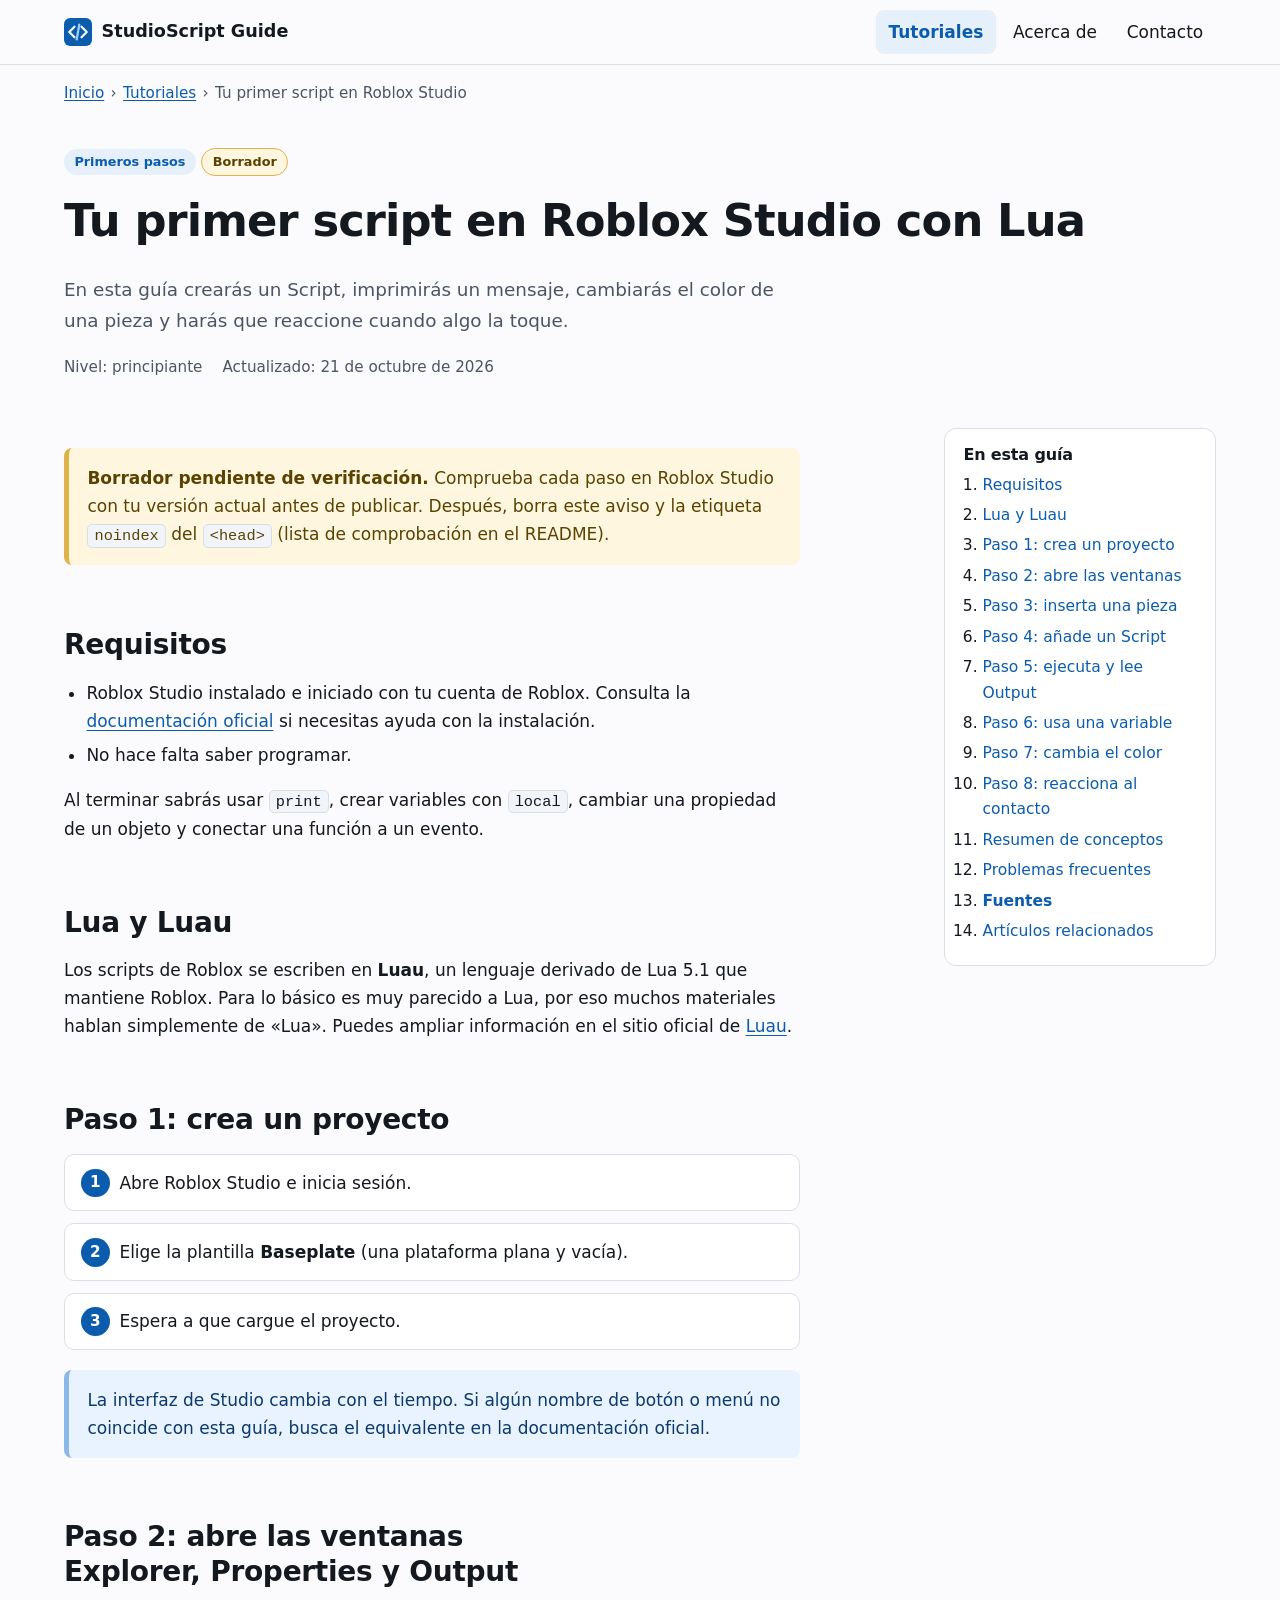
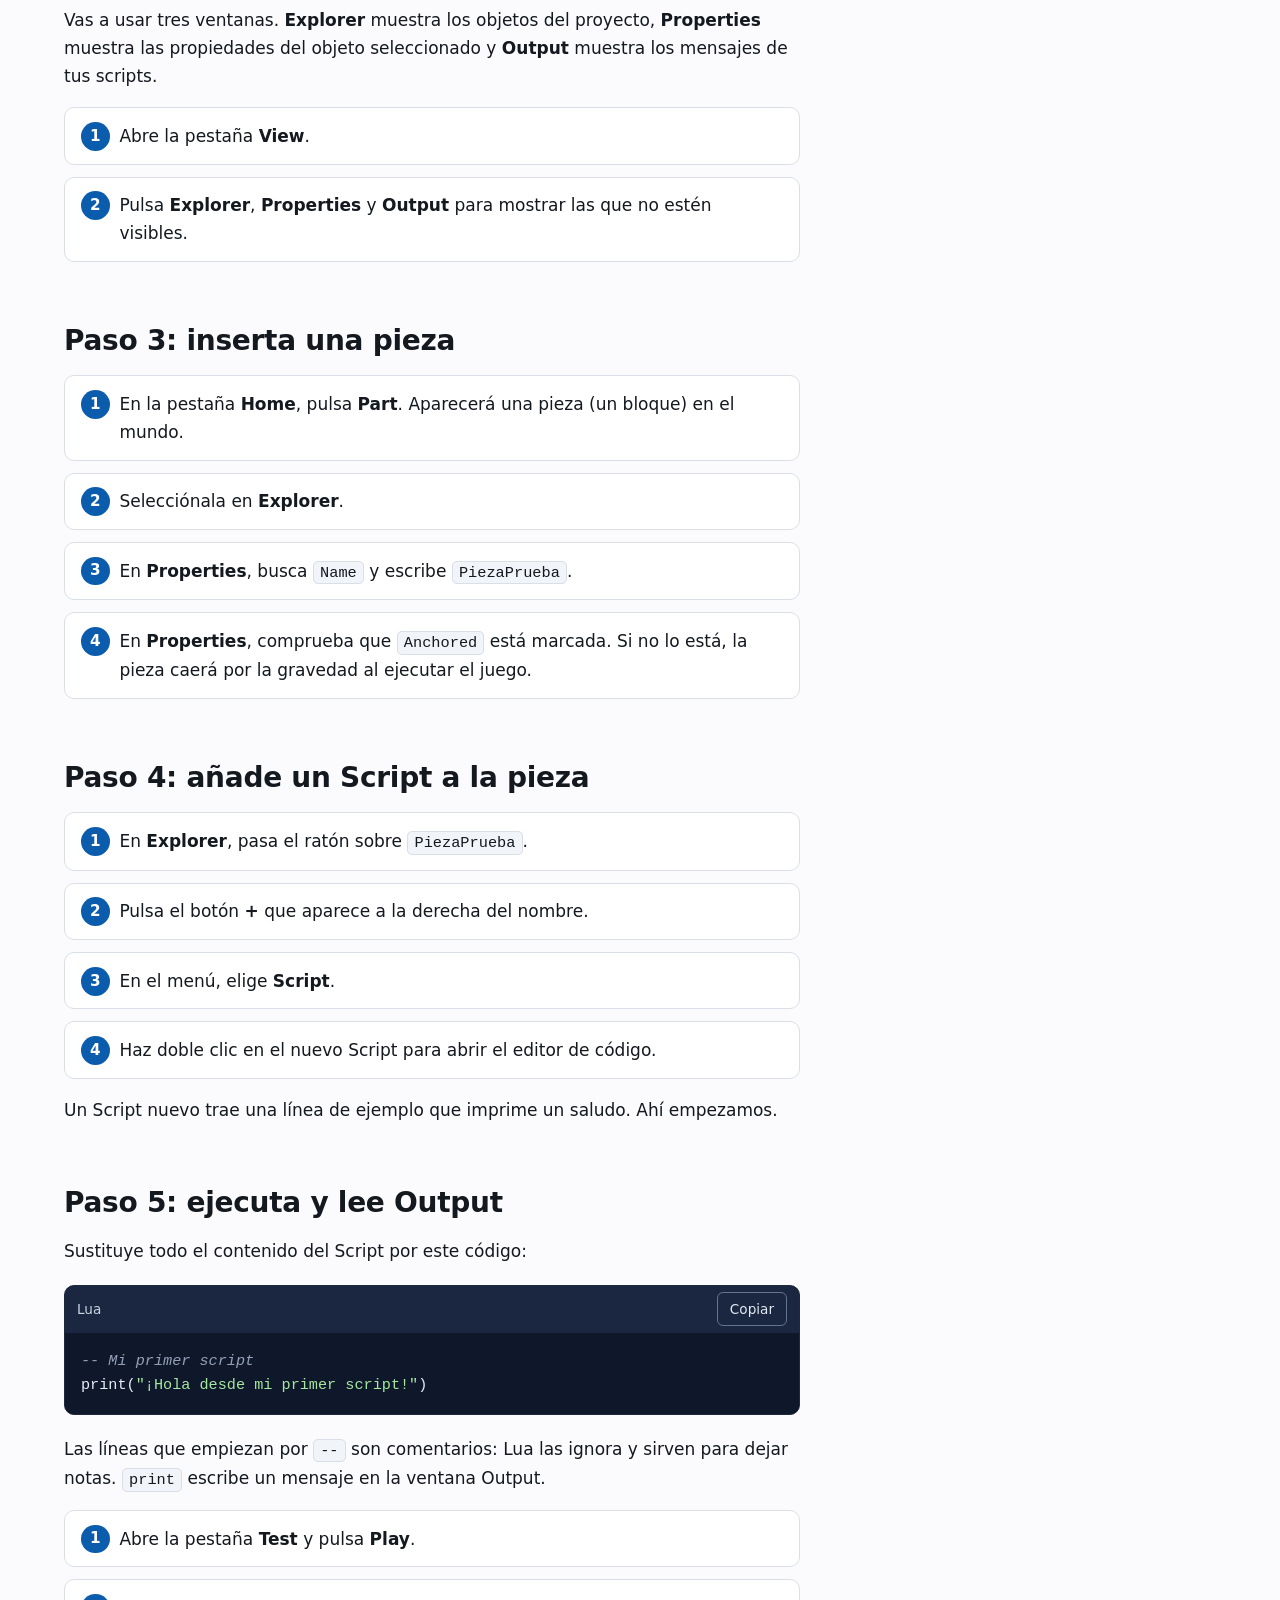
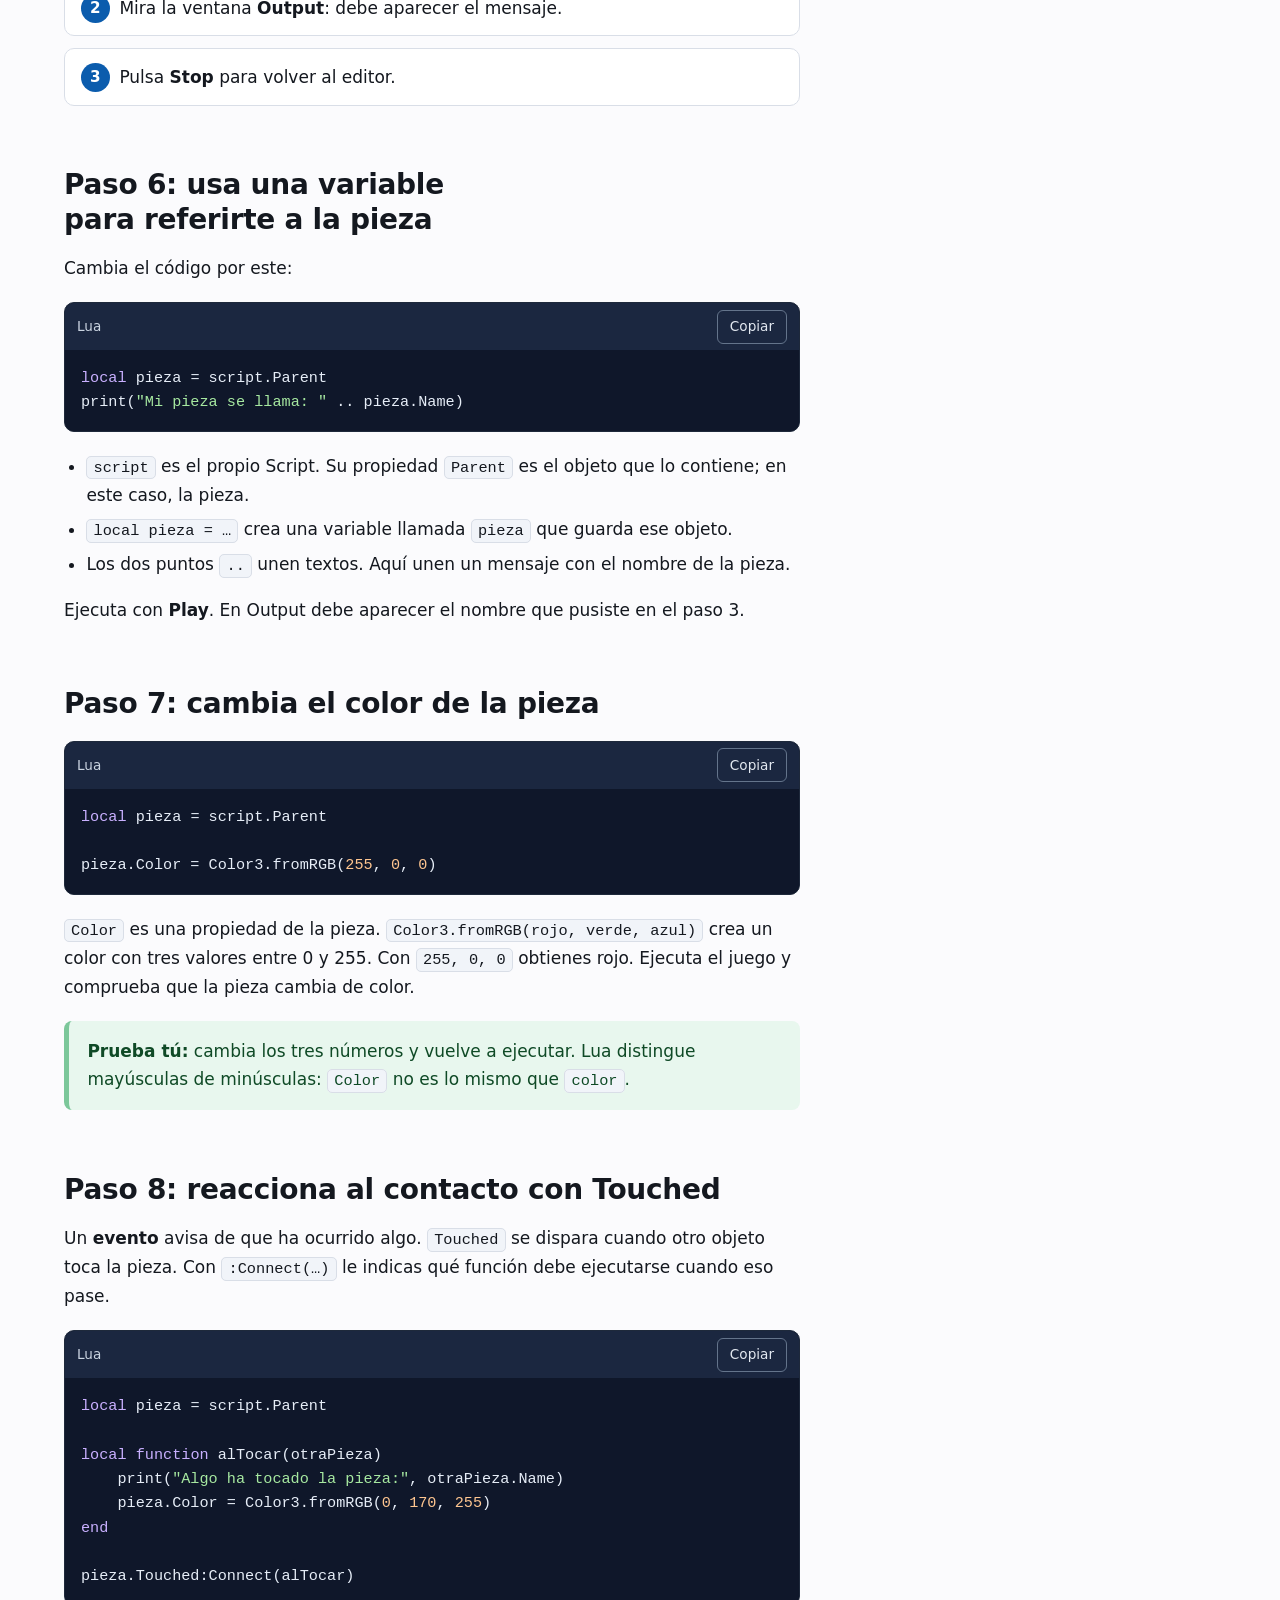
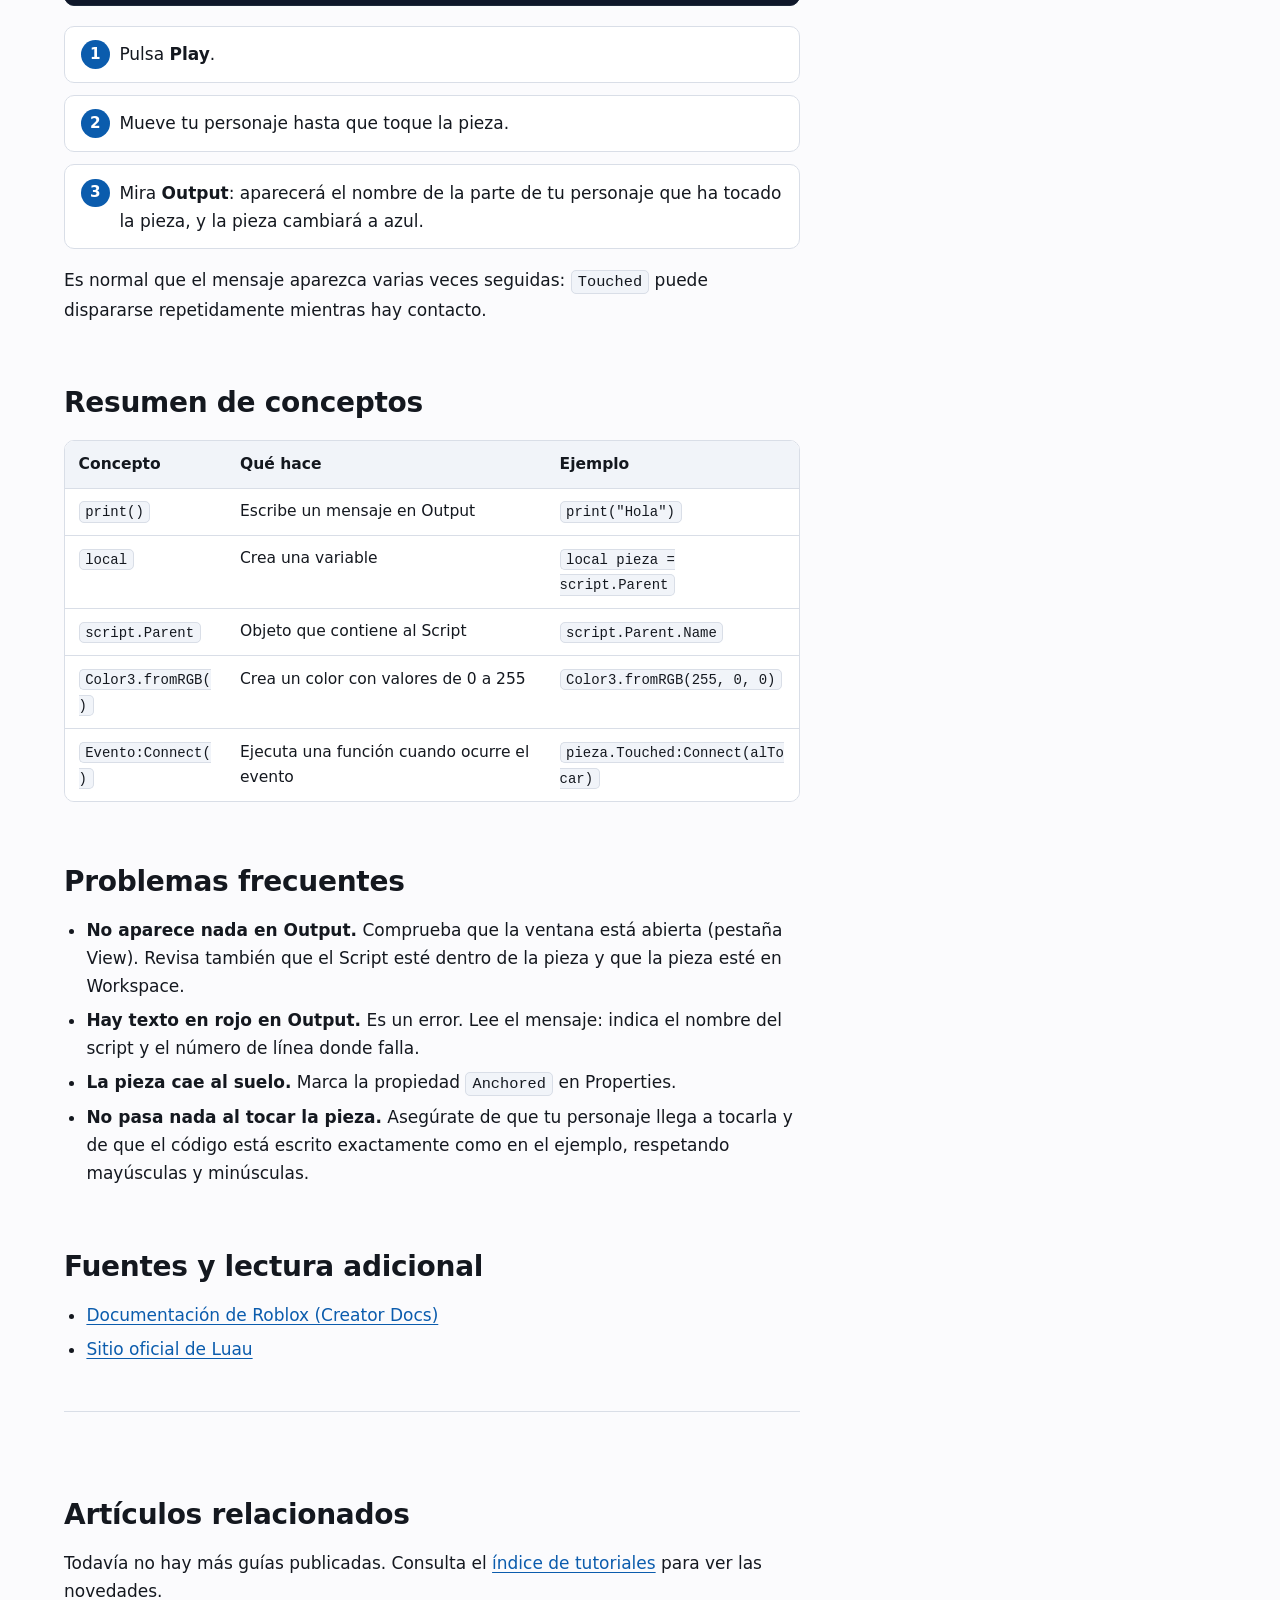
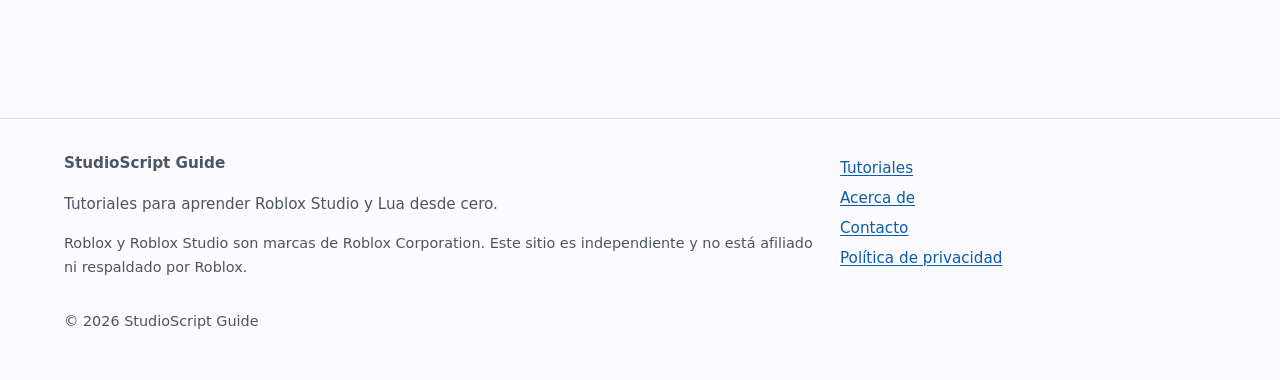
<file: tutoriales/primer-script-lua-roblox-studio/index.html>
<!doctype html>
<html lang="es">
<head>
  <meta charset="utf-8">
  <meta name="viewport" content="width=device-width, initial-scale=1">
  <title>Tu primer script en Roblox Studio con Lua (paso a paso)</title>
  <meta name="description" content="Aprende a crear tu primer Script en Roblox Studio: imprime un mensaje, cambia el color de una pieza y reacciona al contacto con Touched, paso a paso.">
  <!-- BORRADOR: quita la línea siguiente SOLO cuando hayas verificado la guía (ver README). -->
  <meta name="robots" content="noindex, follow">

  <meta property="og:type" content="article">
  <meta property="og:site_name" content="StudioScript Guide">
  <meta property="og:title" content="Tu primer script en Roblox Studio con Lua (paso a paso)">
  <meta property="og:description" content="Crea un Script, imprime un mensaje, cambia el color de una pieza y reacciona al contacto con Touched.">

  <meta property="og:locale" content="es_ES">
  <meta name="twitter:card" content="summary">
  <meta name="theme-color" content="#0b5cad">
  <link rel="icon" href="../../assets/img/favicon.svg" type="image/svg+xml">
  <link rel="stylesheet" href="../../assets/css/styles.css">
  <script>document.documentElement.classList.add('js')</script>
  <script defer src="../../assets/js/main.js"></script>
  <script type="application/ld+json">
  {
    "@context": "https://schema.org",
    "@type": "Article",
    "headline": "Tu primer script en Roblox Studio con Lua",
    "description": "Aprende a crear tu primer Script en Roblox Studio: imprime un mensaje, cambia el color de una pieza y reacciona al contacto con Touched.",
    "inLanguage": "es",
    "datePublished": "2026-10-21",
    "dateModified": "2026-10-21",
    "author": { "@type": "Organization", "name": "StudioScript Guide" },
    "publisher": { "@type": "Organization", "name": "StudioScript Guide" }
  }
  </script>
</head>
<body>
  <a class="skip-link" href="#contenido">Saltar al contenido</a>

  <header class="site-header">
    <div class="container header-inner">
      <a class="brand" href="../../">
        <img src="../../assets/img/favicon.svg" alt="" width="28" height="28">
        <span>StudioScript Guide</span>
      </a>
      <button class="nav-toggle" type="button" aria-expanded="false" aria-controls="site-nav">Menú</button>
      <nav id="site-nav" class="site-nav" aria-label="Principal">
        <ul>
          <li><a href="../" aria-current="page">Tutoriales</a></li>
          <li><a href="../../about/">Acerca de</a></li>
          <li><a href="../../contact/">Contacto</a></li>
        </ul>
      </nav>
    </div>
  </header>

  <main id="contenido" tabindex="-1">
    <div class="container">
      <nav class="breadcrumb" aria-label="Migas de pan">
        <ol>
          <li><a href="../../">Inicio</a></li>
          <li><a href="../">Tutoriales</a></li>
          <li aria-current="page">Tu primer script en Roblox Studio</li>
        </ol>
      </nav>

      <div class="page-head">
        <p>
          <span class="badge">Primeros pasos</span>
          <span class="badge badge--demo" data-remove-before-publish>Borrador</span>
        </p>
        <h1>Tu primer script en Roblox Studio con Lua</h1>
        <p class="lead">En esta guía crearás un Script, imprimirás un mensaje, cambiarás el color de una pieza y harás que reaccione cuando algo la toque.</p>
        <ul class="meta">
          <li>Nivel: principiante</li>
          <li>Actualizado: <time datetime="2026-10-21">21 de octubre de 2026</time></li>
        </ul>
      </div>

      <div class="article-layout">
        <aside class="toc-col">
          <nav class="toc" aria-labelledby="toc-titulo" data-toc>
            <h2 id="toc-titulo">En esta guía</h2>
            <ol>
              <li><a href="#requisitos">Requisitos</a></li>
              <li><a href="#lua-y-luau">Lua y Luau</a></li>
              <li><a href="#crear-proyecto">Paso 1: crea un proyecto</a></li>
              <li><a href="#ventanas">Paso 2: abre las ventanas</a></li>
              <li><a href="#insertar-pieza">Paso 3: inserta una pieza</a></li>
              <li><a href="#crear-script">Paso 4: añade un Script</a></li>
              <li><a href="#primera-ejecucion">Paso 5: ejecuta y lee Output</a></li>
              <li><a href="#variables">Paso 6: usa una variable</a></li>
              <li><a href="#cambiar-color">Paso 7: cambia el color</a></li>
              <li><a href="#touched">Paso 8: reacciona al contacto</a></li>
              <li><a href="#resumen">Resumen de conceptos</a></li>
              <li><a href="#problemas">Problemas frecuentes</a></li>
              <li><a href="#fuentes">Fuentes</a></li>
              <li><a href="#relacionados">Artículos relacionados</a></li>
            </ol>
          </nav>
        </aside>

        <article class="article prose">
          <div class="notice notice--warn" role="note" data-remove-before-publish>
            <p><strong>Borrador pendiente de verificación.</strong> Comprueba cada paso en Roblox Studio con tu versión actual antes de publicar. Después, borra este aviso y la etiqueta <code>noindex</code> del <code>&lt;head&gt;</code> (lista de comprobación en el README).</p>
          </div>

          <h2 id="requisitos">Requisitos</h2>
          <ul>
            <li>Roblox Studio instalado e iniciado con tu cuenta de Roblox. Consulta la <a href="https://create.roblox.com/docs">documentación oficial</a> si necesitas ayuda con la instalación.</li>
            <li>No hace falta saber programar.</li>
          </ul>
          <p>Al terminar sabrás usar <code>print</code>, crear variables con <code>local</code>, cambiar una propiedad de un objeto y conectar una función a un evento.</p>

          <h2 id="lua-y-luau">Lua y Luau</h2>
          <p>Los scripts de Roblox se escriben en <strong>Luau</strong>, un lenguaje derivado de Lua 5.1 que mantiene Roblox. Para lo básico es muy parecido a Lua, por eso muchos materiales hablan simplemente de «Lua». Puedes ampliar información en el sitio oficial de <a href="https://luau.org/">Luau</a>.</p>

          <h2 id="crear-proyecto">Paso 1: crea un proyecto</h2>
          <ol class="steps" role="list">
            <li>Abre Roblox Studio e inicia sesión.</li>
            <li>Elige la plantilla <strong>Baseplate</strong> (una plataforma plana y vacía).</li>
            <li>Espera a que cargue el proyecto.</li>
          </ol>
          <div class="notice notice--info" role="note">
            <p>La interfaz de Studio cambia con el tiempo. Si algún nombre de botón o menú no coincide con esta guía, busca el equivalente en la documentación oficial.</p>
          </div>

          <h2 id="ventanas">Paso 2: abre las ventanas Explorer, Properties y Output</h2>
          <p>Vas a usar tres ventanas. <strong>Explorer</strong> muestra los objetos del proyecto, <strong>Properties</strong> muestra las propiedades del objeto seleccionado y <strong>Output</strong> muestra los mensajes de tus scripts.</p>
          <ol class="steps" role="list">
            <li>Abre la pestaña <strong>View</strong>.</li>
            <li>Pulsa <strong>Explorer</strong>, <strong>Properties</strong> y <strong>Output</strong> para mostrar las que no estén visibles.</li>
          </ol>

          <h2 id="insertar-pieza">Paso 3: inserta una pieza</h2>
          <ol class="steps" role="list">
            <li>En la pestaña <strong>Home</strong>, pulsa <strong>Part</strong>. Aparecerá una pieza (un bloque) en el mundo.</li>
            <li>Selecciónala en <strong>Explorer</strong>.</li>
            <li>En <strong>Properties</strong>, busca <code>Name</code> y escribe <code>PiezaPrueba</code>.</li>
            <li>En <strong>Properties</strong>, comprueba que <code>Anchored</code> está marcada. Si no lo está, la pieza caerá por la gravedad al ejecutar el juego.</li>
          </ol>

          <h2 id="crear-script">Paso 4: añade un Script a la pieza</h2>
          <ol class="steps" role="list">
            <li>En <strong>Explorer</strong>, pasa el ratón sobre <code>PiezaPrueba</code>.</li>
            <li>Pulsa el botón <strong>+</strong> que aparece a la derecha del nombre.</li>
            <li>En el menú, elige <strong>Script</strong>.</li>
            <li>Haz doble clic en el nuevo Script para abrir el editor de código.</li>
          </ol>
          <p>Un Script nuevo trae una línea de ejemplo que imprime un saludo. Ahí empezamos.</p>

          <h2 id="primera-ejecucion">Paso 5: ejecuta y lee Output</h2>
          <p>Sustituye todo el contenido del Script por este código:</p>
<pre><code class="language-lua">-- Mi primer script
print("¡Hola desde mi primer script!")</code></pre>
          <p>Las líneas que empiezan por <code>--</code> son comentarios: Lua las ignora y sirven para dejar notas. <code>print</code> escribe un mensaje en la ventana Output.</p>
          <ol class="steps" role="list">
            <li>Abre la pestaña <strong>Test</strong> y pulsa <strong>Play</strong>.</li>
            <li>Mira la ventana <strong>Output</strong>: debe aparecer el mensaje.</li>
            <li>Pulsa <strong>Stop</strong> para volver al editor.</li>
          </ol>

          <h2 id="variables">Paso 6: usa una variable para referirte a la pieza</h2>
          <p>Cambia el código por este:</p>
<pre><code class="language-lua">local pieza = script.Parent
print("Mi pieza se llama: " .. pieza.Name)</code></pre>
          <ul>
            <li><code>script</code> es el propio Script. Su propiedad <code>Parent</code> es el objeto que lo contiene; en este caso, la pieza.</li>
            <li><code>local pieza = …</code> crea una variable llamada <code>pieza</code> que guarda ese objeto.</li>
            <li>Los dos puntos <code>..</code> unen textos. Aquí unen un mensaje con el nombre de la pieza.</li>
          </ul>
          <p>Ejecuta con <strong>Play</strong>. En Output debe aparecer el nombre que pusiste en el paso 3.</p>

          <h2 id="cambiar-color">Paso 7: cambia el color de la pieza</h2>
<pre><code class="language-lua">local pieza = script.Parent

pieza.Color = Color3.fromRGB(255, 0, 0)</code></pre>
          <p><code>Color</code> es una propiedad de la pieza. <code>Color3.fromRGB(rojo, verde, azul)</code> crea un color con tres valores entre 0 y 255. Con <code>255, 0, 0</code> obtienes rojo. Ejecuta el juego y comprueba que la pieza cambia de color.</p>
          <div class="notice notice--tip" role="note">
            <p><strong>Prueba tú:</strong> cambia los tres números y vuelve a ejecutar. Lua distingue mayúsculas de minúsculas: <code>Color</code> no es lo mismo que <code>color</code>.</p>
          </div>

          <h2 id="touched">Paso 8: reacciona al contacto con Touched</h2>
          <p>Un <strong>evento</strong> avisa de que ha ocurrido algo. <code>Touched</code> se dispara cuando otro objeto toca la pieza. Con <code>:Connect(…)</code> le indicas qué función debe ejecutarse cuando eso pase.</p>
<pre><code class="language-lua">local pieza = script.Parent

local function alTocar(otraPieza)
    print("Algo ha tocado la pieza:", otraPieza.Name)
    pieza.Color = Color3.fromRGB(0, 170, 255)
end

pieza.Touched:Connect(alTocar)</code></pre>
          <ol class="steps" role="list">
            <li>Pulsa <strong>Play</strong>.</li>
            <li>Mueve tu personaje hasta que toque la pieza.</li>
            <li>Mira <strong>Output</strong>: aparecerá el nombre de la parte de tu personaje que ha tocado la pieza, y la pieza cambiará a azul.</li>
          </ol>
          <p>Es normal que el mensaje aparezca varias veces seguidas: <code>Touched</code> puede dispararse repetidamente mientras hay contacto.</p>

          <h2 id="resumen">Resumen de conceptos</h2>
          <div class="table-wrap" role="region" aria-label="Tabla resumen de conceptos" tabindex="0">
            <table>
              <thead>
                <tr><th scope="col">Concepto</th><th scope="col">Qué hace</th><th scope="col">Ejemplo</th></tr>
              </thead>
              <tbody>
                <tr><td><code>print()</code></td><td>Escribe un mensaje en Output</td><td><code>print("Hola")</code></td></tr>
                <tr><td><code>local</code></td><td>Crea una variable</td><td><code>local pieza = script.Parent</code></td></tr>
                <tr><td><code>script.Parent</code></td><td>Objeto que contiene al Script</td><td><code>script.Parent.Name</code></td></tr>
                <tr><td><code>Color3.fromRGB()</code></td><td>Crea un color con valores de 0 a 255</td><td><code>Color3.fromRGB(255, 0, 0)</code></td></tr>
                <tr><td><code>Evento:Connect()</code></td><td>Ejecuta una función cuando ocurre el evento</td><td><code>pieza.Touched:Connect(alTocar)</code></td></tr>
              </tbody>
            </table>
          </div>

          <h2 id="problemas">Problemas frecuentes</h2>
          <ul>
            <li><strong>No aparece nada en Output.</strong> Comprueba que la ventana está abierta (pestaña View). Revisa también que el Script esté dentro de la pieza y que la pieza esté en Workspace.</li>
            <li><strong>Hay texto en rojo en Output.</strong> Es un error. Lee el mensaje: indica el nombre del script y el número de línea donde falla.</li>
            <li><strong>La pieza cae al suelo.</strong> Marca la propiedad <code>Anchored</code> en Properties.</li>
            <li><strong>No pasa nada al tocar la pieza.</strong> Asegúrate de que tu personaje llega a tocarla y de que el código está escrito exactamente como en el ejemplo, respetando mayúsculas y minúsculas.</li>
          </ul>

          <h2 id="fuentes">Fuentes y lectura adicional</h2>
          <ul>
            <li><a href="https://create.roblox.com/docs">Documentación de Roblox (Creator Docs)</a></li>
            <li><a href="https://luau.org/">Sitio oficial de Luau</a></li>
          </ul>

          <section class="related" aria-labelledby="relacionados">
            <h2 id="relacionados">Artículos relacionados</h2>
            <p>Todavía no hay más guías publicadas. Consulta el <a href="../">índice de tutoriales</a> para ver las novedades.</p>
          </section>
        </article>
      </div>
    </div>
  </main>

  <footer class="site-footer">
    <div class="container footer-grid">
      <div>
        <p><strong>StudioScript Guide</strong></p>
        <p>Tutoriales para aprender Roblox Studio y Lua desde cero.</p>
        <p class="small">Roblox y Roblox Studio son marcas de Roblox Corporation. Este sitio es independiente y no está afiliado ni respaldado por Roblox.</p>
      </div>
      <nav aria-label="Pie de página">
        <ul class="footer-links">
          <li><a href="../">Tutoriales</a></li>
          <li><a href="../../about/">Acerca de</a></li>
          <li><a href="../../contact/">Contacto</a></li>
          <li><a href="../../privacy-policy/">Política de privacidad</a></li>
        </ul>
      </nav>
    </div>
    <div class="container"><p class="small">© 2026 StudioScript Guide</p></div>
  </footer>
</body>
</html>
</file>
<file: assets/css/styles.css>
/* ==========================================================================
   StudioScript Guide — hoja de estilos única
   Sin dependencias externas: fuentes del sistema y sin imágenes pesadas.
   Índice: 1 Variables · 2 Base · 3 Layout · 4 Cabecera · 5 Componentes
           6 Home · 7 Artículo · 8 Código · 9 Pie · 10 Utilidades · 11 Impresión
   ========================================================================== */

/* 1. Variables ------------------------------------------------------------ */
:root {
  --bg: #fbfbfd;
  --surface: #ffffff;
  --surface-2: #f1f4f9;
  --text: #14181f;
  --muted: #4b5563;
  --border: #d9dee7;
  --accent: #0b5cad;
  --accent-ink: #ffffff;
  --accent-soft: #e6f0fb;
  --link: #0b5cad;
  --focus: #d97706;

  --warn-bg: #fff6df;
  --warn-border: #e0b34a;
  --warn-text: #5a4300;
  --info-bg: #e9f3ff;
  --info-border: #8bb8ea;
  --info-text: #0b3a6b;
  --tip-bg: #e8f7ee;
  --tip-border: #7cc79a;
  --tip-text: #0f4a26;

  --code-bg: #0f172a;
  --code-bar: #1b2740;
  --code-text: #e6edf7;
  --code-comment: #93a1b8;
  --code-keyword: #c9b0ff;
  --code-string: #a6e8a0;
  --code-number: #ffc690;

  --radius: 12px;
  --shadow: 0 1px 2px rgba(16, 24, 40, 0.06), 0 4px 12px rgba(16, 24, 40, 0.06);
  --font: system-ui, -apple-system, "Segoe UI", Roboto, "Helvetica Neue", Arial, sans-serif;
  --mono: ui-monospace, SFMono-Regular, Menlo, Consolas, "Liberation Mono", monospace;
  --max: 72rem;
  --read: 46rem;
  --header-h: 4rem;

  color-scheme: light dark;
}

@media (prefers-color-scheme: dark) {
  :root {
    --bg: #0e1116;
    --surface: #161b22;
    --surface-2: #1d242d;
    --text: #e6e9ee;
    --muted: #a3acb9;
    --border: #2a313c;
    --accent: #7ab8ff;
    --accent-ink: #08121f;
    --accent-soft: #13243a;
    --link: #7ab8ff;
    --focus: #ffbf47;

    --warn-bg: #2b2208;
    --warn-border: #a67c1a;
    --warn-text: #f6dd9c;
    --info-bg: #11233a;
    --info-border: #2f5f96;
    --info-text: #bcd9f7;
    --tip-bg: #0f2a1b;
    --tip-border: #2f7a4d;
    --tip-text: #bfe9cf;

    --shadow: 0 1px 2px rgba(0, 0, 0, 0.4);
  }
}

/* 2. Base ----------------------------------------------------------------- */
*,
*::before,
*::after { box-sizing: border-box; }

html {
  -webkit-text-size-adjust: 100%;
  scroll-padding-top: calc(var(--header-h) + 1rem);
  scroll-behavior: smooth;
}

@media (prefers-reduced-motion: reduce) {
  html { scroll-behavior: auto; }
  *, *::before, *::after { animation: none !important; transition: none !important; }
}

body {
  margin: 0;
  font-family: var(--font);
  font-size: 1.0625rem;
  line-height: 1.65;
  color: var(--text);
  background: var(--bg);
}

img, svg { max-width: 100%; height: auto; }

h1, h2, h3 { line-height: 1.25; margin: 0 0 0.6em; text-wrap: balance; }
h1 { font-size: clamp(1.9rem, 4.5vw, 2.8rem); letter-spacing: -0.02em; }
h2 { font-size: clamp(1.4rem, 3vw, 1.75rem); letter-spacing: -0.01em; }
h3 { font-size: 1.2rem; }
p { margin: 0 0 1em; }

a { color: var(--link); text-underline-offset: 0.15em; }
a:hover { text-decoration-thickness: 2px; }

:focus-visible { outline: 3px solid var(--focus); outline-offset: 2px; border-radius: 4px; }
main:focus { outline: none; }

[hidden] { display: none !important; }

/* 3. Layout --------------------------------------------------------------- */
.container { width: min(100% - 2rem, var(--max)); margin-inline: auto; }
.section { padding: clamp(2rem, 5vw, 3.5rem) 0; }
.section--alt { background: var(--surface-2); }
.section__head { margin-bottom: 1.5rem; }
.section__head p { color: var(--muted); max-width: 42rem; margin: 0; }

.grid {
  display: grid;
  gap: 1.25rem;
  grid-template-columns: repeat(auto-fill, minmax(min(100%, 17rem), 1fr));
  list-style: none;
  padding: 0;
  margin: 0;
}

/* 4. Cabecera y navegación ------------------------------------------------ */
.skip-link {
  position: absolute;
  left: 0.5rem;
  top: -4rem;
  z-index: 100;
  background: var(--accent);
  color: var(--accent-ink);
  padding: 0.6rem 1rem;
  border-radius: 8px;
  font-weight: 600;
}
.skip-link:focus { top: 0.5rem; }

.site-header {
  position: sticky;
  top: 0;
  z-index: 50;
  background: var(--bg);
  border-bottom: 1px solid var(--border);
}
.header-inner {
  display: flex;
  align-items: center;
  justify-content: space-between;
  flex-wrap: wrap;
  gap: 0.5rem 1rem;
  min-height: var(--header-h);
}
.brand {
  display: inline-flex;
  align-items: center;
  gap: 0.6rem;
  font-weight: 700;
  font-size: 1.1rem;
  color: var(--text);
  text-decoration: none;
}
.brand img { display: block; }

.site-nav ul { display: flex; flex-wrap: wrap; gap: 0.25rem; list-style: none; margin: 0; padding: 0; }
.site-nav a {
  display: block;
  padding: 0.5rem 0.8rem;
  border-radius: 8px;
  color: var(--text);
  text-decoration: none;
  font-weight: 500;
}
.site-nav a:hover { background: var(--surface-2); }
.site-nav a[aria-current="page"] { background: var(--accent-soft); color: var(--accent); font-weight: 600; }

.nav-toggle {
  display: none;
  font: inherit;
  font-weight: 600;
  padding: 0.5rem 0.9rem;
  border-radius: 8px;
  border: 1.5px solid var(--border);
  background: var(--surface);
  color: var(--text);
  cursor: pointer;
}

@media (max-width: 43.75rem) {
  .js .nav-toggle { display: inline-flex; }
  .js .site-nav { display: none; width: 100%; }
  .js .site-nav.is-open { display: block; }
  .site-nav ul { flex-direction: column; padding-bottom: 0.75rem; }
}

/* 5. Componentes ---------------------------------------------------------- */
.btn {
  display: inline-flex;
  align-items: center;
  justify-content: center;
  padding: 0.75rem 1.2rem;
  font: inherit;
  font-weight: 600;
  border-radius: 10px;
  border: 1.5px solid var(--accent);
  background: var(--accent);
  color: var(--accent-ink);
  cursor: pointer;
  text-decoration: none;
}
.btn:hover { filter: brightness(1.08); }
.btn--ghost { background: transparent; color: var(--accent); }

.search { display: flex; gap: 0.5rem; max-width: 36rem; margin-top: 1.5rem; }
.search input[type="search"] {
  flex: 1;
  min-width: 0;
  padding: 0.8rem 1rem;
  font: inherit;
  color: var(--text);
  background: var(--surface);
  border: 1.5px solid var(--border);
  border-radius: 10px;
}
.search input[type="search"]:focus-visible { border-color: var(--accent); }

.badge {
  display: inline-block;
  padding: 0.15rem 0.65rem;
  border-radius: 999px;
  font-size: 0.8rem;
  font-weight: 600;
  background: var(--accent-soft);
  color: var(--accent);
}
.badge--soon { background: var(--surface-2); color: var(--muted); }
.badge--demo { background: var(--warn-bg); color: var(--warn-text); border: 1px solid var(--warn-border); }

.card {
  position: relative;
  display: flex;
  flex-direction: column;
  align-items: flex-start;
  gap: 0.5rem;
  padding: 1.25rem;
  background: var(--surface);
  border: 1px solid var(--border);
  border-radius: var(--radius);
  box-shadow: var(--shadow);
}
.card h3 { margin: 0; }
.card p { margin: 0; color: var(--muted); }
.card__meta { font-size: 0.9rem; }
.card--soon { box-shadow: none; background: transparent; border-style: dashed; }
.card:has(.card__link):hover { border-color: var(--accent); }
.card__link { color: var(--text); text-decoration: none; }
.card__link::after { content: ""; position: absolute; inset: 0; border-radius: var(--radius); }
.card__link:hover { color: var(--accent); text-decoration: underline; }
.card:has(.card__link:focus-visible) { outline: 3px solid var(--focus); outline-offset: 2px; }
.card__link:focus-visible { outline: none; }

.chips { display: flex; flex-wrap: wrap; gap: 0.5rem; margin: 1.25rem 0; }
.chip {
  font: inherit;
  font-size: 0.95rem;
  padding: 0.45rem 0.95rem;
  border-radius: 999px;
  border: 1.5px solid var(--border);
  background: var(--surface);
  color: var(--text);
  cursor: pointer;
}
.chip:hover { border-color: var(--accent); }
.chip[aria-pressed="true"] { background: var(--accent); color: var(--accent-ink); border-color: var(--accent); }

.notice {
  margin: 1.25rem 0;
  padding: 1rem 1.15rem;
  border-left: 5px solid;
  border-radius: 8px;
}
.notice p:last-child { margin-bottom: 0; }
.notice--info { background: var(--info-bg); border-color: var(--info-border); color: var(--info-text); }
.notice--warn { background: var(--warn-bg); border-color: var(--warn-border); color: var(--warn-text); }
.notice--tip { background: var(--tip-bg); border-color: var(--tip-border); color: var(--tip-text); }
.notice code { color: inherit; }

/* Texto que el propietario debe editar antes de publicar */
mark.todo {
  background: #ffe27a;
  color: #3a2a00;
  padding: 0 0.25em;
  border-radius: 3px;
}

/* 6. Home ----------------------------------------------------------------- */
.hero {
  padding: clamp(2.5rem, 7vw, 5rem) 0 clamp(2rem, 5vw, 3rem);
  background: linear-gradient(180deg, var(--accent-soft), transparent);
}
.hero .lead { font-size: 1.2rem; color: var(--muted); max-width: 44rem; }

.features { display: grid; gap: 1.5rem; grid-template-columns: repeat(auto-fit, minmax(min(100%, 15rem), 1fr)); }
.feature h3 { margin-bottom: 0.3em; }
.feature p { color: var(--muted); margin: 0; }

/* 7. Artículos y páginas de texto ---------------------------------------- */
.breadcrumb { padding: 1rem 0 0; font-size: 0.95rem; color: var(--muted); }
.breadcrumb ol { display: flex; flex-wrap: wrap; gap: 0.4rem; list-style: none; margin: 0; padding: 0; }
.breadcrumb li + li::before { content: "›"; margin-right: 0.4rem; }

.page-head { padding: clamp(1.5rem, 4vw, 2.5rem) 0 0.5rem; }
.page-head .lead { font-size: 1.15rem; color: var(--muted); max-width: var(--read); }

.meta { display: flex; flex-wrap: wrap; gap: 0.4rem 1.25rem; list-style: none; margin: 0.75rem 0 1.5rem; padding: 0; color: var(--muted); font-size: 0.95rem; }

.article-layout { display: grid; gap: 1.5rem; padding: 1rem 0 3rem; }
.toc {
  padding: 1rem 1.15rem;
  background: var(--surface);
  border: 1px solid var(--border);
  border-radius: var(--radius);
  font-size: 0.97rem;
}
.toc h2 { font-size: 1rem; margin: 0 0 0.5rem; }
.toc ol { margin: 0; padding-left: 1.2rem; }
.toc li { margin: 0.3rem 0; }
.toc a { text-decoration: none; }
.toc a:hover { text-decoration: underline; }
.toc a[aria-current="true"] { font-weight: 700; }

@media (min-width: 62rem) {
  .article-layout { grid-template-columns: minmax(0, 1fr) 17rem; gap: 3rem; }
  .article-layout .article { grid-column: 1; grid-row: 1; }
  .article-layout .toc-col {
    grid-column: 2;
    grid-row: 1;
    position: sticky;
    top: calc(var(--header-h) + 1rem);
    align-self: start;
    max-height: calc(100vh - var(--header-h) - 2rem);
    overflow-y: auto;
  }
}

.prose { max-width: var(--read); }
.prose h2 { margin-top: 2.2em; }
.prose h3 { margin-top: 1.6em; }
.prose ul, .prose ol { padding-left: 1.4rem; }
.prose li { margin: 0.35em 0; }

/* Instrucciones numeradas */
.steps { list-style: none; counter-reset: step; padding: 0 !important; }
.steps > li {
  counter-increment: step;
  position: relative;
  margin: 0.75rem 0;
  padding: 0.85rem 1rem 0.85rem 3.4rem;
  background: var(--surface);
  border: 1px solid var(--border);
  border-radius: 10px;
}
.steps > li::before {
  content: counter(step);
  position: absolute;
  left: 1rem;
  top: 0.85rem;
  display: grid;
  place-items: center;
  width: 1.8rem;
  height: 1.8rem;
  border-radius: 50%;
  background: var(--accent);
  color: var(--accent-ink);
  font-size: 0.95rem;
  font-weight: 700;
}

/* Tablas */
.table-wrap { overflow-x: auto; margin: 1.25rem 0; border: 1px solid var(--border); border-radius: 10px; }
table { width: 100%; border-collapse: collapse; font-size: 0.97rem; background: var(--surface); }
th, td { padding: 0.65rem 0.85rem; text-align: left; vertical-align: top; border-bottom: 1px solid var(--border); }
th { background: var(--surface-2); }
tr:last-child td { border-bottom: 0; }

.related { margin-top: 3rem; padding-top: 1.5rem; border-top: 1px solid var(--border); }

/* 8. Código --------------------------------------------------------------- */
:not(pre) > code {
  font-family: var(--mono);
  font-size: 0.9em;
  padding: 0.12em 0.4em;
  background: var(--surface-2);
  border: 1px solid var(--border);
  border-radius: 5px;
  overflow-wrap: anywhere;
}

pre {
  margin: 1.25rem 0;
  padding: 1rem;
  overflow-x: auto;
  background: var(--code-bg);
  color: var(--code-text);
  border-radius: 10px;
  font-family: var(--mono);
  font-size: 0.95rem;
  line-height: 1.6;
  tab-size: 4;
}
pre code { font-family: inherit; background: none; border: 0; padding: 0; color: inherit; }

.code-block { margin: 1.25rem 0; border-radius: 10px; overflow: hidden; background: var(--code-bg); border: 1px solid #1e293b; }
.code-block__bar {
  display: flex;
  align-items: center;
  justify-content: space-between;
  padding: 0.4rem 0.75rem;
  background: var(--code-bar);
  color: #cbd5e1;
  font-size: 0.85rem;
}
.code-block pre { margin: 0; border-radius: 0; }
.copy-btn {
  font: inherit;
  font-size: 0.85rem;
  padding: 0.3rem 0.75rem;
  color: #e2e8f0;
  background: transparent;
  border: 1px solid #64748b;
  border-radius: 6px;
  cursor: pointer;
}
.copy-btn:hover { background: #334155; }

.tok-c { color: var(--code-comment); font-style: italic; }
.tok-k { color: var(--code-keyword); }
.tok-s { color: var(--code-string); }
.tok-n { color: var(--code-number); }

/* 9. Pie ------------------------------------------------------------------ */
.site-footer { margin-top: 3rem; padding: 2rem 0; border-top: 1px solid var(--border); color: var(--muted); font-size: 0.95rem; }
.footer-grid { display: grid; gap: 1.5rem; margin-bottom: 1rem; }
@media (min-width: 48rem) { .footer-grid { grid-template-columns: 2fr 1fr; } }
.footer-links { list-style: none; margin: 0; padding: 0; }
.footer-links li { margin: 0.3rem 0; }
.small { font-size: 0.9rem; }

/* 10. Utilidades ---------------------------------------------------------- */
.sr-only {
  position: absolute;
  width: 1px;
  height: 1px;
  margin: -1px;
  padding: 0;
  overflow: hidden;
  clip: rect(0, 0, 0, 0);
  white-space: nowrap;
  border: 0;
}

/* Reserva de espacio para anuncios.
   Úsala SOLO cuando existan anuncios reales y aprobados; no añadas huecos vacíos.
   .ad-slot { min-height: 280px; margin: 2rem 0; }
*/

/* 11. Impresión ----------------------------------------------------------- */
@media print {
  .site-header, .site-footer, .toc-col, .search, .chips, .copy-btn, .skip-link, .code-block__bar { display: none !important; }
  body { background: #fff; color: #000; font-size: 11pt; }
  pre { white-space: pre-wrap; background: #f3f3f3; color: #000; border: 1px solid #bbb; }
  a { color: #000; }
}
</file>
